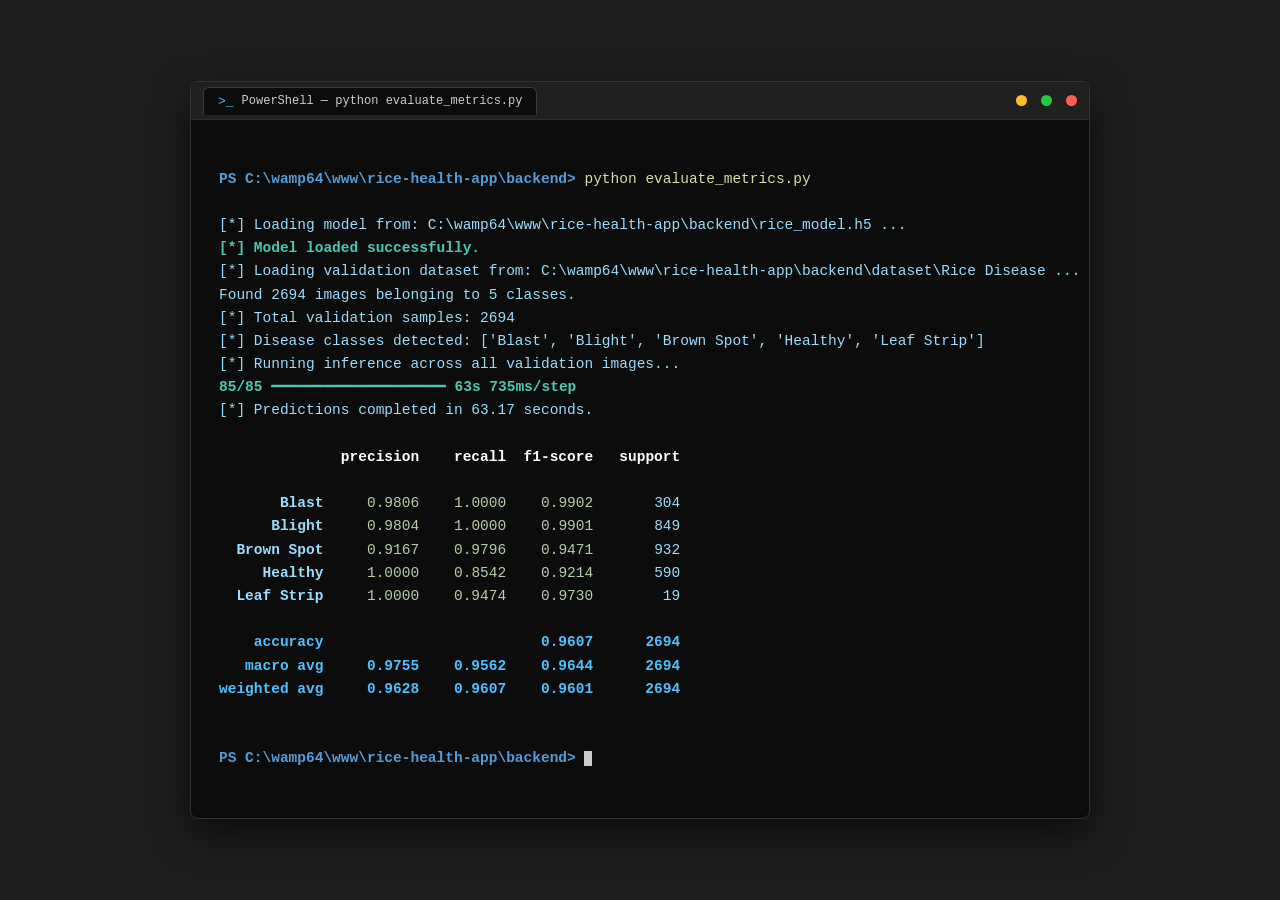
<file: backend/evaluation_report.html>
<!DOCTYPE html>
<html lang="en">
<head>
    <meta charset="UTF-8">
    <meta name="viewport" content="width=device-width, initial-scale=1.0">
    <title>Windows PowerShell - python evaluate_metrics.py</title>
    <style>
        * {
            margin: 0;
            padding: 0;
            box-sizing: border-box;
        }

        body {
            background-color: #1e1e1e;
            display: flex;
            justify-content: center;
            align-items: center;
            min-height: 100vh;
            padding: 30px 15px;
            font-family: 'Cascadia Code', 'Consolas', 'Courier New', monospace;
        }

        .terminal-window {
            width: 100%;
            max-width: 900px;
            background-color: #0c0c0c;
            border: 1px solid #333333;
            border-radius: 8px;
            box-shadow: 0 15px 40px rgba(0, 0, 0, 0.6);
            overflow: hidden;
        }

        /* Windows Terminal Title Bar */
        .title-bar {
            background: #202020;
            height: 38px;
            display: flex;
            align-items: center;
            justify-content: space-between;
            padding: 0 12px;
            border-bottom: 1px solid #2d2d2d;
            user-select: none;
        }

        .title-bar-left {
            display: flex;
            align-items: center;
            gap: 8px;
        }

        .terminal-tab {
            display: flex;
            align-items: center;
            gap: 8px;
            background: #0c0c0c;
            padding: 6px 14px;
            border-radius: 6px 6px 0 0;
            font-size: 12px;
            color: #cccccc;
            border-top: 1px solid #3c3c3c;
            border-left: 1px solid #3c3c3c;
            border-right: 1px solid #3c3c3c;
        }

        .terminal-icon {
            color: #4cc2ff;
            font-size: 13px;
        }

        .window-controls {
            display: flex;
            gap: 14px;
        }

        .control-btn {
            width: 11px;
            height: 11px;
            border-radius: 50%;
            display: inline-block;
        }

        .btn-min { background: #ffbd2e; }
        .btn-max { background: #27c93f; }
        .btn-close { background: #ff5f56; }

        /* Terminal Body */
        .terminal-body {
            padding: 24px 28px;
            color: #cccccc;
            font-size: 14.5px;
            line-height: 1.6;
            white-space: pre;
            overflow-x: auto;
        }

        .prompt {
            color: #569cd6;
            font-weight: 600;
        }

        .cmd {
            color: #dcdcaa;
        }

        .text-info {
            color: #9cdcfe;
        }

        .text-success {
            color: #4ec9b0;
            font-weight: 600;
        }

        .text-bold {
            color: #ffffff;
            font-weight: bold;
        }

        .class-name {
            color: #9cdcfe;
            font-weight: 600;
        }

        .metric-num {
            color: #b5cea8;
        }

        .summary-metric {
            color: #4fc1ff;
            font-weight: bold;
        }

        .cursor {
            display: inline-block;
            width: 8px;
            height: 15px;
            background-color: #cccccc;
            vertical-align: middle;
            animation: blink 1s infinite;
        }

        @keyframes blink {
            0%, 49% { opacity: 1; }
            50%, 100% { opacity: 0; }
        }
    </style>
</head>
<body>

    <div class="terminal-window">
        <!-- Title Bar -->
        <div class="title-bar">
            <div class="title-bar-left">
                <div class="terminal-tab">
                    <span class="terminal-icon">&gt;_</span>
                    <span>PowerShell — python evaluate_metrics.py</span>
                </div>
            </div>
            <div class="window-controls">
                <span class="control-btn btn-min"></span>
                <span class="control-btn btn-max"></span>
                <span class="control-btn btn-close"></span>
            </div>
        </div>

        <!-- Terminal Output -->
        <div class="terminal-body">
<span class="prompt">PS C:\wamp64\www\rice-health-app\backend&gt;</span> <span class="cmd">python evaluate_metrics.py</span>

<span class="text-info">[*] Loading model from: C:\wamp64\www\rice-health-app\backend\rice_model.h5 ...</span>
<span class="text-success">[*] Model loaded successfully.</span>
<span class="text-info">[*] Loading validation dataset from: C:\wamp64\www\rice-health-app\backend\dataset\Rice Disease ...</span>
<span class="text-info">Found 2694 images belonging to 5 classes.</span>
<span class="text-info">[*] Total validation samples: 2694</span>
<span class="text-info">[*] Disease classes detected: ['Blast', 'Blight', 'Brown Spot', 'Healthy', 'Leaf Strip']</span>
<span class="text-info">[*] Running inference across all validation images...</span>
<span class="text-success">85/85 ━━━━━━━━━━━━━━━━━━━━ 63s 735ms/step</span>
<span class="text-info">[*] Predictions completed in 63.17 seconds.</span>

              <span class="text-bold">precision    recall  f1-score   support</span>

       <span class="class-name">Blast</span>     <span class="metric-num">0.9806</span>    <span class="metric-num">1.0000</span>    <span class="metric-num">0.9902</span>       <span class="text-info">304</span>
      <span class="class-name">Blight</span>     <span class="metric-num">0.9804</span>    <span class="metric-num">1.0000</span>    <span class="metric-num">0.9901</span>       <span class="text-info">849</span>
  <span class="class-name">Brown Spot</span>     <span class="metric-num">0.9167</span>    <span class="metric-num">0.9796</span>    <span class="metric-num">0.9471</span>       <span class="text-info">932</span>
     <span class="class-name">Healthy</span>     <span class="metric-num">1.0000</span>    <span class="metric-num">0.8542</span>    <span class="metric-num">0.9214</span>       <span class="text-info">590</span>
  <span class="class-name">Leaf Strip</span>     <span class="metric-num">1.0000</span>    <span class="metric-num">0.9474</span>    <span class="metric-num">0.9730</span>        <span class="text-info">19</span>

    <span class="summary-metric">accuracy                         0.9607      2694</span>
   <span class="summary-metric">macro avg     0.9755    0.9562    0.9644      2694</span>
<span class="summary-metric">weighted avg     0.9628    0.9607    0.9601      2694</span>


<span class="prompt">PS C:\wamp64\www\rice-health-app\backend&gt;</span> <span class="cursor"></span>
        </div>
    </div>

</body>
</html>
</file>
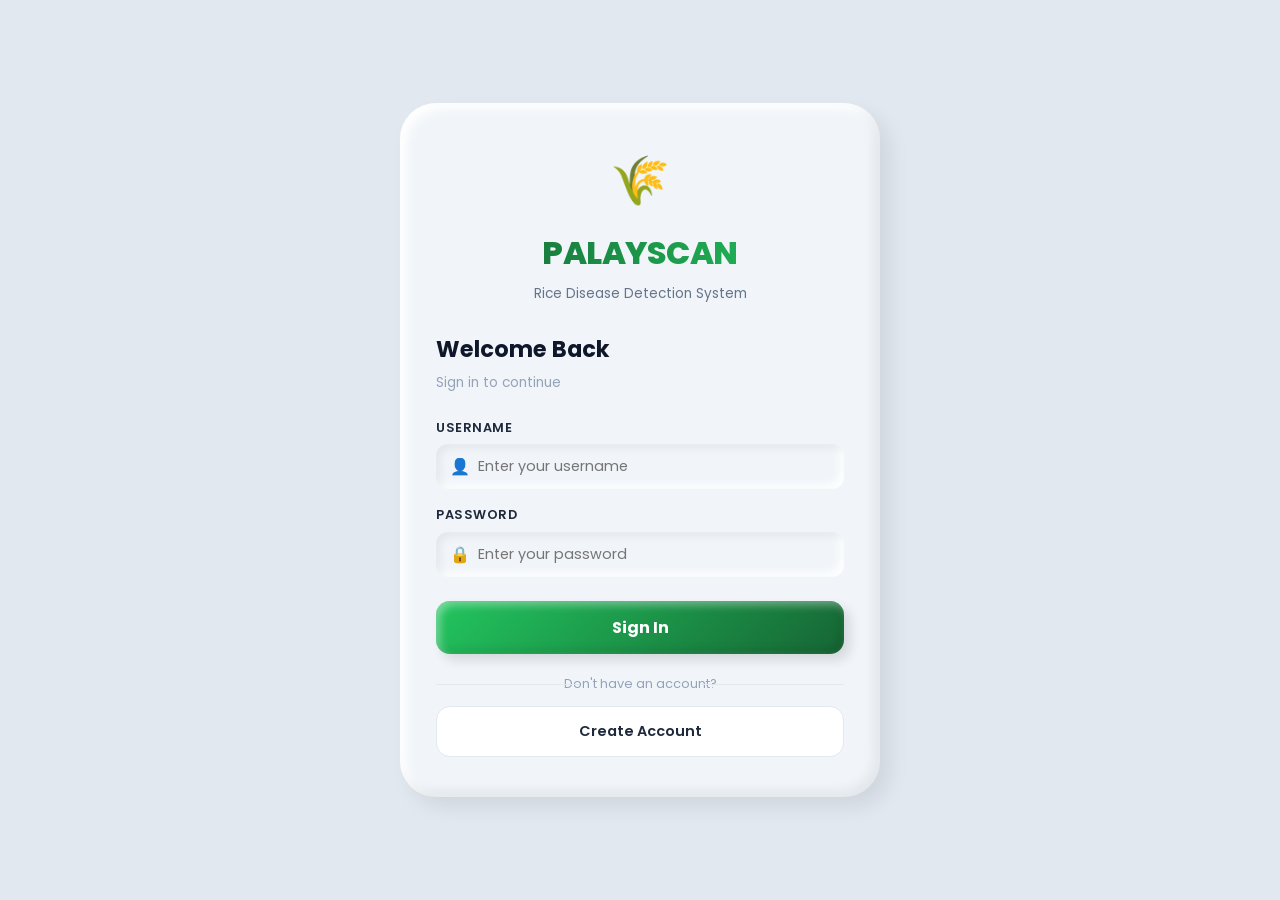
<file: frontend/disease-info.html>
<!DOCTYPE html> <!-- Standard HTML5 declaration -->
<html lang="en"> <!-- Language attribute | CHANGE: 'tl' for Tagalog -->
<head>
    <meta charset="UTF-8"> <!-- Character set -->
    <meta name="viewport" content="width=device-width, initial-scale=1.0"> <!-- Mobile responsiveness -->
    <title>PALAYSCAN | Rice Disease Information</title>
    <link rel="stylesheet" href="style.css"> <!-- Main CSS | CHANGE: Link to a specific theme file e.g. 'dark-theme.css' -->
    <link rel="preconnect" href="https://fonts.googleapis.com"> <!-- Font prep -->
    <link rel="preconnect" href="https://fonts.gstatic.com" crossorigin> <!-- Font prep -->
    <link href="https://fonts.googleapis.com/css2?family=Poppins:wght@300;400;500;600;700&display=swap" rel="stylesheet"> <!-- Font import | CHANGE: Use 'Outfit' for modern look -->
</head>
<body>
    <header>
        <div class="logo">
            <span class="logo-icon">🌾</span> <!-- Icon | CHANGE: Use 'Leaf' icon instead -->
            <h1>PALAYSCAN</h1>
        </div>
    </header>
    
    <main>
        <div class="disease-info-container">
            <div class="disease-header">
                <h2 id="diseaseName">Rice Disease Information</h2>
                <button class="back-btn" onclick="window.location.href='index.html'">← Back to Analyzer</button>
            </div>
            
            <div id="diseaseContent">
                <div style="text-align: center; padding: 60px;">
                    <div class="loading-spinner"></div>
                    <p>Loading disease information...</p>
                </div>
            </div>
    
            <div id="confirmSection" class="disease-details-confirm" style="display: none;">
                <h3>Is this what you see in your field?</h3>
                <p style="margin-bottom: 20px;">If this disease matches your observations, click the button below for treatment steps.</p>
                <button id="selectDiseaseBtn" class="upload-btn" style="margin-bottom: 40px;">Yes, This Matches My Condition</button>
                
                <!-- Hakbang sa Paggamot appears here upon click -->
                <div id="recommendedActions" style="display: none; text-align: left; margin-bottom: 40px;">
                    <div id="actionsList"></div>
                </div>
            </div>
            
            <!-- Side-by-side images -->
            <div class="comparison-grid" style="display: grid; grid-template-columns: 1fr 1fr; gap: 20px; align-items: stretch;">
                <div id="beforeImageContainer" style="text-align: center;"></div>
                <div id="harvestProjection" style="text-align: center;"></div>
            </div>
        </div>
    </main>

    <script src="api_config.js"></script>
    <script src="disease-info.js"></script> <!-- Page logic | CHANGE: Move to head with 'defer' if page is too large -->
</body>
</html>
</file>
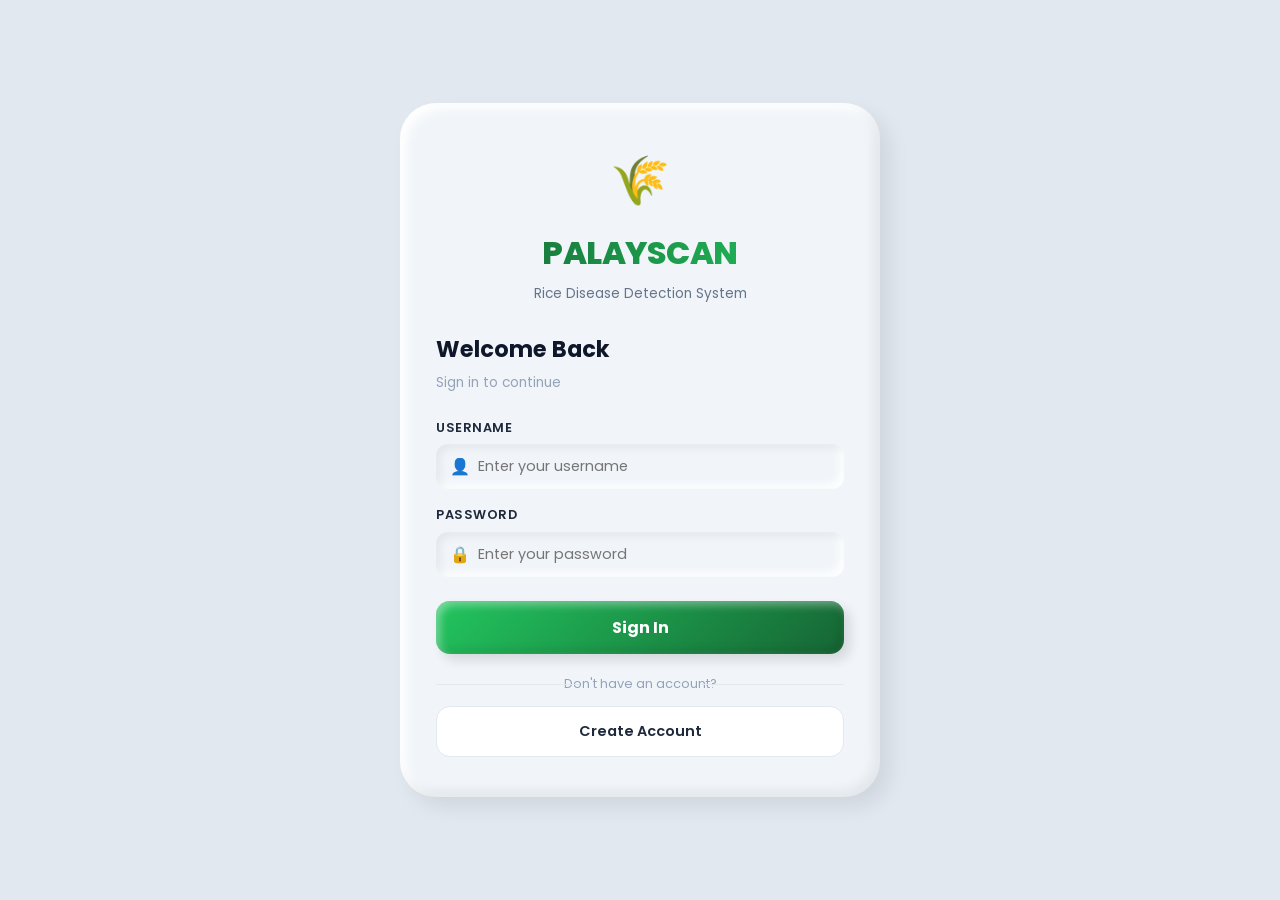
<file: frontend/login.html>
<!DOCTYPE html>
<html lang="en">
<head>
    <meta charset="UTF-8">
    <meta name="viewport" content="width=device-width, initial-scale=1.0">
    <title>PALAYSCAN | Login</title>
    <link rel="stylesheet" href="style.css?v=17">
    <link rel="preconnect" href="https://fonts.googleapis.com">
    <link rel="preconnect" href="https://fonts.gstatic.com" crossorigin>
    <link href="https://fonts.googleapis.com/css2?family=Poppins:wght@300;400;500;600;700&display=swap" rel="stylesheet">
</head>
<body class="auth-body">
    <div class="auth-wrapper">
        <div class="auth-card">
            <div class="auth-brand">
                <span class="auth-logo-icon">🌾</span>
                <h1 class="auth-title">PALAYSCAN</h1>
                <p class="auth-subtitle">Rice Disease Detection System</p>
            </div>

            <h2 class="auth-form-title">Welcome Back</h2>
            <p class="auth-form-sub">Sign in to continue</p>

            <div id="authError" class="auth-alert auth-alert-error" style="display:none;"></div>
            <div id="authSuccess" class="auth-alert auth-alert-success" style="display:none;"></div>

            <form id="loginForm" autocomplete="off">
                <div class="auth-field">
                    <label for="username">Username</label>
                    <div class="auth-input-wrap">
                        <span class="auth-input-icon">👤</span>
                        <input type="text" id="username" name="username" placeholder="Enter your username" required autocomplete="username">
                    </div>
                </div>
                <div class="auth-field">
                    <label for="password">Password</label>
                    <div class="auth-input-wrap">
                        <span class="auth-input-icon">🔒</span>
                        <input type="password" id="password" name="password" placeholder="Enter your password" required autocomplete="new-password">
                    </div>
                </div>
                <button type="submit" class="auth-submit-btn" id="loginBtn">
                    <span id="loginBtnText">Sign In</span>
                    <span id="loginSpinner" style="display:none;">⏳ Signing in...</span>
                </button>
            </form>

            <div class="auth-divider"><span>Don't have an account?</span></div>
            <a href="register.html" class="auth-secondary-btn">Create Account</a>
        </div>
    </div>
    <script src="api_config.js"></script>
    <script src="login.js"></script>
</body>
</html>
</file>
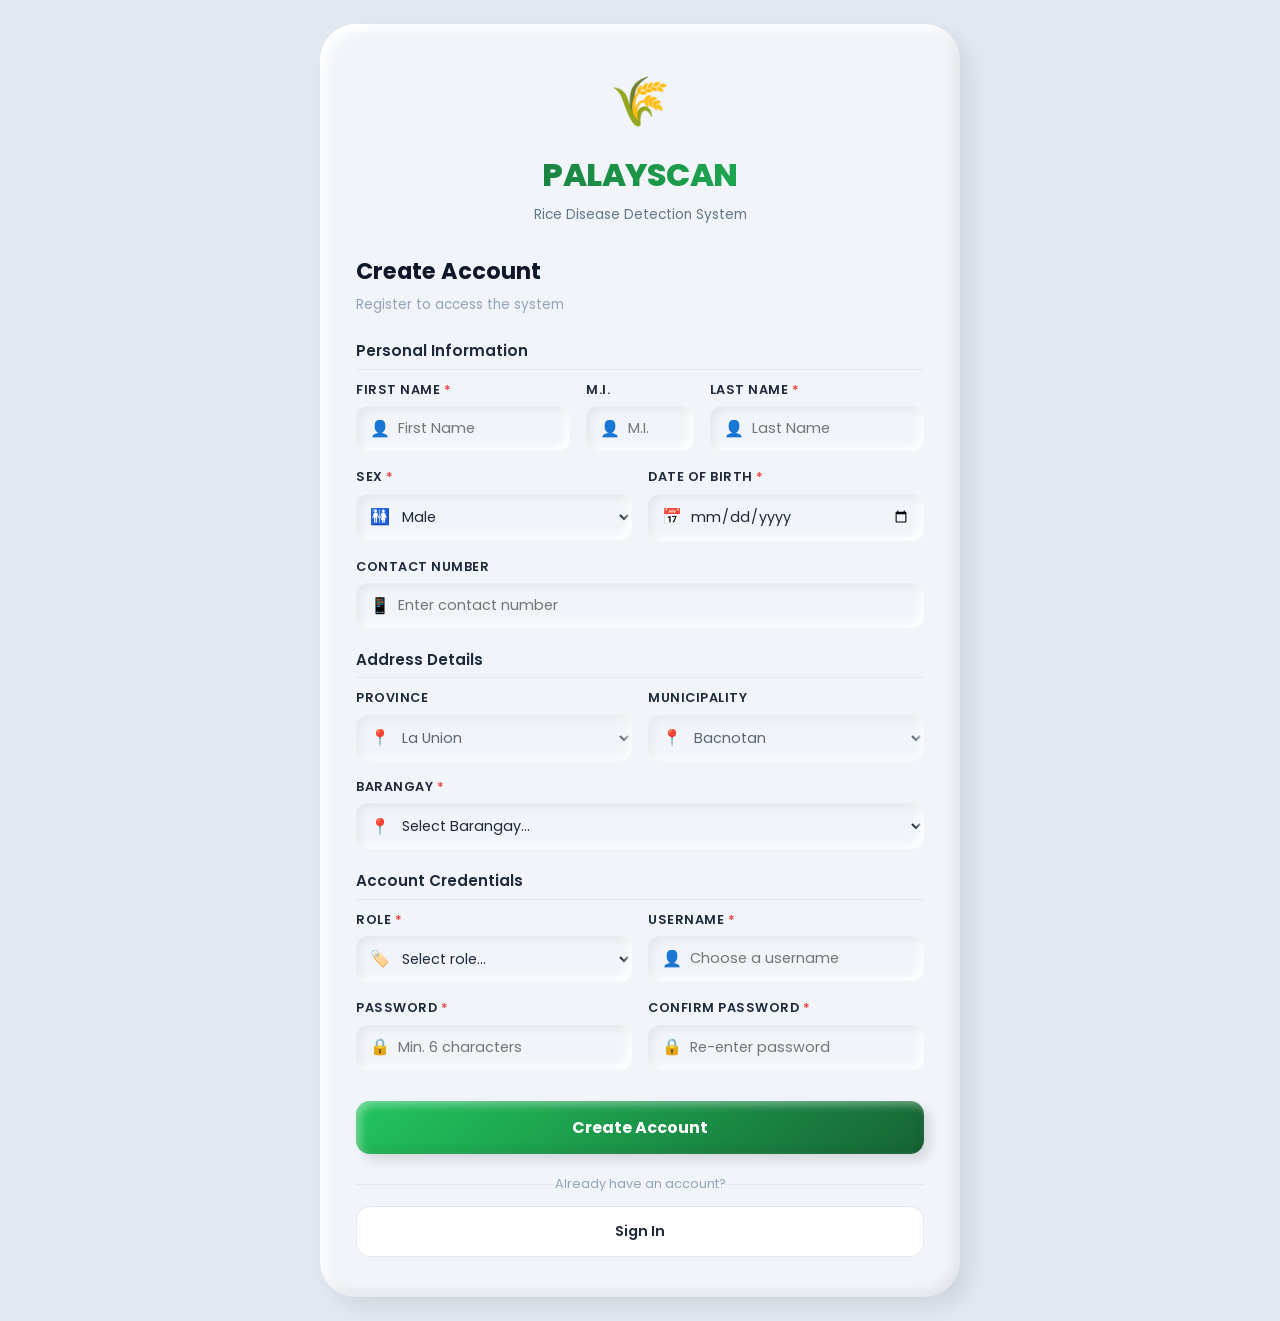
<file: frontend/register.html>
<!DOCTYPE html>
<html lang="en">
<head>
    <meta charset="UTF-8">
    <meta name="viewport" content="width=device-width, initial-scale=1.0">
    <title>PALAYSCAN | Create Account</title>
    <link rel="stylesheet" href="style.css?v=17">
    <link rel="preconnect" href="https://fonts.googleapis.com">
    <link rel="preconnect" href="https://fonts.gstatic.com" crossorigin>
    <link href="https://fonts.googleapis.com/css2?family=Poppins:wght@300;400;500;600;700&display=swap" rel="stylesheet">
</head>
<body class="auth-body">
    <div class="auth-wrapper auth-wide">
        <div class="auth-card auth-card-wide">
            <div class="auth-brand">
                <span class="auth-logo-icon">🌾</span>
                <h1 class="auth-title">PALAYSCAN</h1>
                <p class="auth-subtitle">Rice Disease Detection System</p>
            </div>

            <h2 class="auth-form-title">Create Account</h2>
            <p class="auth-form-sub">Register to access the system</p>

            <div id="authError" class="auth-alert auth-alert-error" style="display:none;"></div>
            <div id="authSuccess" class="auth-alert auth-alert-success" style="display:none;"></div>

            <form id="registerForm" autocomplete="on">
                <!-- Personal Information Section -->
                <h4 style="margin-top: 5px; margin-bottom: 10px; color: #1e293b; font-size: 0.95rem; font-weight: 600; border-bottom: 1px solid #e2e8f0; padding-bottom: 5px;">Personal Information</h4>
                
                <div class="auth-field-row">
                    <div class="auth-field">
                        <label for="first_name">First Name <span class="req">*</span></label>
                        <div class="auth-input-wrap">
                            <span class="auth-input-icon">👤</span>
                            <input type="text" id="first_name" placeholder="First Name" required>
                        </div>
                    </div>
                    <div class="auth-field" style="flex: 0.5;">
                        <label for="middle_initial">M.I.</label>
                        <div class="auth-input-wrap">
                            <span class="auth-input-icon">👤</span>
                            <input type="text" id="middle_initial" placeholder="M.I." maxlength="2">
                        </div>
                    </div>
                    <div class="auth-field">
                        <label for="last_name">Last Name <span class="req">*</span></label>
                        <div class="auth-input-wrap">
                            <span class="auth-input-icon">👤</span>
                            <input type="text" id="last_name" placeholder="Last Name" required>
                        </div>
                    </div>
                </div>

                <div class="auth-field-row">
                    <div class="auth-field">
                        <label for="sex">Sex <span class="req">*</span></label>
                        <div class="auth-input-wrap">
                            <span class="auth-input-icon">🚻</span>
                            <select id="sex" required>
                                <option value="Male">Male</option>
                                <option value="Female">Female</option>
                            </select>
                        </div>
                    </div>
                    <div class="auth-field">
                        <label for="dob">Date of Birth <span class="req">*</span></label>
                        <div class="auth-input-wrap">
                            <span class="auth-input-icon">📅</span>
                            <input type="date" id="dob" required>
                        </div>
                        <div id="calculatedAgeBadge" style="display:none; margin-top: 6px; font-size: 0.8rem; font-weight: 600; color: #166534; background: #dcfce7; border: 1px solid #bbf7d0; padding: 4px 10px; border-radius: 6px;"></div>
                    </div>
                </div>
                
                <div class="auth-field">
                    <label for="contact_number">Contact Number</label>
                    <div class="auth-input-wrap">
                        <span class="auth-input-icon">📱</span>
                        <input type="text" id="contact_number" placeholder="Enter contact number">
                    </div>
                </div>

                <!-- Address Information Section -->
                <h4 style="margin-top: 20px; margin-bottom: 10px; color: #1e293b; font-size: 0.95rem; font-weight: 600; border-bottom: 1px solid #e2e8f0; padding-bottom: 5px;">Address Details</h4>
                
                <div class="auth-field-row">
                    <div class="auth-field">
                        <label for="province">Province</label>
                        <div class="auth-input-wrap">
                            <span class="auth-input-icon">📍</span>
                            <select id="province" disabled>
                                <option value="La Union" selected>La Union</option>
                            </select>
                        </div>
                    </div>
                    <div class="auth-field">
                        <label for="municipality">Municipality</label>
                        <div class="auth-input-wrap">
                            <span class="auth-input-icon">📍</span>
                            <select id="municipality" disabled>
                                <option value="Bacnotan" selected>Bacnotan</option>
                            </select>
                        </div>
                    </div>
                </div>
                
                <div class="auth-field">
                    <label for="barangay">Barangay <span class="req">*</span></label>
                    <div class="auth-input-wrap">
                        <span class="auth-input-icon">📍</span>
                        <select id="barangay" required>
                            <option value="">Select Barangay...</option>
                            <option value="Agtipal">Agtipal</option>
                            <option value="Arosip">Arosip</option>
                            <option value="Bacqui">Bacqui</option>
                            <option value="Bacsil">Bacsil</option>
                            <option value="Bagutot">Bagutot</option>
                            <option value="Ballogo">Ballogo</option>
                            <option value="Baroro">Baroro</option>
                            <option value="Bitalag">Bitalag</option>
                            <option value="Bulala">Bulala</option>
                            <option value="Burayoc">Burayoc</option>
                            <option value="Bussaoit">Bussaoit</option>
                            <option value="Cabaroan">Cabaroan</option>
                            <option value="Cabarsican">Cabarsican</option>
                            <option value="Cabugao">Cabugao</option>
                            <option value="Calautit">Calautit</option>
                            <option value="Carcarmay">Carcarmay</option>
                            <option value="Casiaman">Casiaman</option>
                            <option value="Galongen">Galongen</option>
                            <option value="Guinabang">Guinabang</option>
                            <option value="Legleg">Legleg</option>
                            <option value="Lisqueb">Lisqueb</option>
                            <option value="Mabanengbeng 1st">Mabanengbeng 1st</option>
                            <option value="Mabanengbeng 2nd">Mabanengbeng 2nd</option>
                            <option value="Maragayap">Maragayap</option>
                            <option value="Nagatiran">Nagatiran</option>
                            <option value="Nagsaraboan">Nagsaraboan</option>
                            <option value="Nagsimbaanan">Nagsimbaanan</option>
                            <option value="Nangalisan">Nangalisan</option>
                            <option value="Narra">Narra</option>
                            <option value="Ortega">Ortega</option>
                            <option value="Oya-oy">Oya-oy</option>
                            <option value="Paagan">Paagan</option>
                            <option value="Pandan">Pandan</option>
                            <option value="Pang-pang">Pang-pang</option>
                            <option value="Poblacion">Poblacion</option>
                            <option value="Quirino">Quirino</option>
                            <option value="Raois">Raois</option>
                            <option value="Salincob">Salincob</option>
                            <option value="San Martin">San Martin</option>
                            <option value="Santa Cruz">Santa Cruz</option>
                            <option value="Santa Rita">Santa Rita</option>
                            <option value="Sapilang">Sapilang</option>
                            <option value="Sayoan">Sayoan</option>
                            <option value="Sipulo">Sipulo</option>
                            <option value="Tammocalao">Tammocalao</option>
                            <option value="Ubbog">Ubbog</option>
                            <option value="Zaragosa">Zaragosa</option>
                        </select>
                    </div>
                </div>

                <!-- Account Information Section -->
                <h4 style="margin-top: 20px; margin-bottom: 10px; color: #1e293b; font-size: 0.95rem; font-weight: 600; border-bottom: 1px solid #e2e8f0; padding-bottom: 5px;">Account Credentials</h4>
                
                <div class="auth-field-row">
                    <div class="auth-field">
                        <label for="role">Role <span class="req">*</span></label>
                        <div class="auth-input-wrap">
                            <span class="auth-input-icon">🏷️</span>
                            <select id="role" required>
                                <option value="">Select role...</option>
                                <option value="farmer">Farmer</option>
                                <option value="staff">MAO Staff</option>
                            </select>
                        </div>
                    </div>
                    <div class="auth-field">
                        <label for="username">Username <span class="req">*</span></label>
                        <div class="auth-input-wrap">
                            <span class="auth-input-icon">👤</span>
                            <input type="text" id="username" placeholder="Choose a username" required autocomplete="username" pattern="^[a-zA-Z0-9_\-]+$" minlength="3" maxlength="30">
                        </div>
                    </div>
                </div>

                <div class="auth-field-row">
                    <div class="auth-field">
                        <label for="password">Password <span class="req">*</span></label>
                        <div class="auth-input-wrap">
                            <span class="auth-input-icon">🔒</span>
                            <input type="password" id="password" placeholder="Min. 6 characters" required autocomplete="new-password">
                        </div>
                    </div>
                    <div class="auth-field">
                        <label for="confirm_password">Confirm Password <span class="req">*</span></label>
                        <div class="auth-input-wrap">
                            <span class="auth-input-icon">🔒</span>
                            <input type="password" id="confirm_password" placeholder="Re-enter password" required autocomplete="new-password">
                        </div>
                    </div>
                </div>

                <button type="submit" class="auth-submit-btn" id="registerBtn" style="margin-top: 15px;">
                    <span id="registerBtnText">Create Account</span>
                    <span id="registerSpinner" style="display:none;">⏳ Creating account...</span>
                </button>
            </form>

            <div class="auth-divider"><span>Already have an account?</span></div>
            <a href="login.html" class="auth-secondary-btn">Sign In</a>
        </div>

    </div>
    <script src="api_config.js"></script>
    <script src="register.js"></script>
</body>
</html>
</file>
<file: frontend/style.css>
:root {
    /* Rice Palette - Premium Edition */
    /* CHANGE: Modify these colors to change the entire app's theme */
    --primary: #22c55e;
    /* Main green color (Success/Health) */
    --primary-dark: #166534;
    /* Dark green for headers/text */
    --primary-light: #dcfce7;
    /* Light green for backgrounds/badges */
    --accent: #facc15;
    /* Yellow for alerts/highlights */
    --danger: #ef4444;
    /* Red for diseases/errors */
    --slate-50: #f8fafc;
    /* Neutral off-white */
    --slate-100: #f1f5f9;
    /* Neutral light gray */
    --slate-800: #1e293b;
    /* Dark gray text */
    --slate-900: #0f172a;
    /* Deep black text */

    /* Claymorphism settings */
    --clay-surface: #f1f5f9;
    --clay-radius: 36px;
    --clay-shadow:
        10px 10px 20px rgba(0, 0, 0, 0.08),
        inset -6px -6px 12px rgba(0, 0, 0, 0.06),
        inset 6px 6px 12px rgba(255, 255, 255, 1);
    --clay-btn-shadow:
        6px 6px 12px rgba(0, 0, 0, 0.12),
        inset -4px -4px 8px rgba(0, 0, 0, 0.1),
        inset 4px 4px 8px rgba(255, 255, 255, 0.4);
    --clay-input-shadow:
        inset 4px 4px 8px rgba(0, 0, 0, 0.06),
        inset -4px -4px 8px rgba(255, 255, 255, 1);

    /* UI Tokens */
    --border-radius: 36px;
    /* Roundness of boxes | CHANGE: 0px for sharp corners */
    --transition: all 0.4s cubic-bezier(0.4, 0, 0.2, 1);
    /* Animation speed */
}

/* Global Reset */
* {
    margin: 0;
    padding: 0;
    box-sizing: border-box;
    -webkit-tap-highlight-color: transparent;
}

body {
    font-family: 'Poppins', sans-serif;
    /* CHANGE: Add secondary font like 'Inter' */
    color: var(--slate-800);
    /* Clay Background */
    background: #e2e8f0;
    min-height: 100vh;
    line-height: 1.6;
}

.admin-layout {
    overflow-x: hidden;
}

/* Animation for the body background */
@keyframes gradientBG {
    0% {
        background-position: 0% 50%;
    }

    50% {
        background-position: 100% 50%;
    }

    100% {
        background-position: 0% 50%;
    }
}

header {
    background: var(--clay-surface);
    padding: 20px 40px;
    position: sticky;
    /* Keeps header at top during scroll */
    top: 0;
    z-index: 1000;
    box-shadow: 0 4px 12px rgba(0, 0, 0, 0.05);
    display: flex;
    justify-content: center;
}

.header-container {
    display: flex;
    justify-content: space-between;
    align-items: center;
    width: 100%;
    max-width: 1400px;
}

.header-actions {
    display: flex;
    gap: 12px;
    align-items: center;
    flex-wrap: wrap;
    justify-content: center;
}

.logo {
    display: flex;
    align-items: center;
    gap: 12px;
}

.logo-icon {
    font-size: 36px;
    filter: drop-shadow(0 2px 4px rgba(0, 0, 0, 0.1));
    animation: float 3s ease-in-out infinite;
    /* Bouncing effect */
}

@keyframes float {

    0%,
    100% {
        transform: translateY(0);
    }

    50% {
        transform: translateY(-5px);
    }
}

h1 {
    font-size: 28px;
    font-weight: 700;
    /* Gradient text effect */
    background: linear-gradient(to right, var(--primary-dark), var(--primary));
    -webkit-background-clip: text;
    background-clip: text;
    -webkit-text-fill-color: transparent;
    letter-spacing: -0.5px;
}

main {
    max-width: 1400px;
    /* Content width limit */
    margin: 40px auto;
    padding: 0 24px;
}

/* Card Styling */
.upload-container {
    background: var(--clay-surface);
    border-radius: var(--clay-radius);
    padding: 40px;
    box-shadow: var(--clay-shadow);
    margin-bottom: 40px;
    transition: var(--transition);
    border: none;
}

.upload-area {
    display: flex;
    flex-direction: column;
    align-items: center;
    justify-content: center;
    text-align: center;
    padding: 40px 20px;
    border: 2px dashed #cbd5e1;
    /* Dashed line for drag/drop feel */
    border-radius: 16px;
    background: rgba(255, 255, 255, 0.4);
    transition: var(--transition);
    cursor: pointer;
}

.upload-area:hover {
    border-color: var(--primary);
    background: rgba(34, 197, 94, 0.05);
    transform: scale(1.01);
}

/* Weather Selection Styling */
.weather-selection {
    margin: 40px 0;
    padding: 32px;
    background: var(--clay-surface);
    border-radius: var(--clay-radius);
    box-shadow: var(--clay-input-shadow);
    border: none;
    text-align: center;
}

.weather-selection h3 {
    font-size: 1.2rem;
    margin-bottom: 8px;
    color: var(--primary-dark);
}

.weather-selection p {
    font-size: 0.9rem;
    margin-bottom: 24px;
    opacity: 0.8;
}

.weather-options {
    display: flex;
    gap: 16px;
    justify-content: center;
}

.weather-options label {
    flex: 1;
    max-width: 250px;
    display: flex;
    align-items: center;
    justify-content: center;
    gap: 12px;
    padding: 18px;
    border-radius: 16px;
    background: white;
    border: 2px solid transparent;
    cursor: pointer;
    transition: var(--transition);
    font-weight: 600;
    box-shadow: 0 4px 6px rgba(0, 0, 0, 0.02);
}

.weather-options label:hover {
    transform: translateY(-2px);
    box-shadow: 0 8px 12px rgba(0, 0, 0, 0.05);
}

/* Selected state for weather radio buttons */
.weather-options label:has(input:checked) {
    border-color: var(--primary);
    background: var(--primary-light);
    color: var(--primary-dark);
    box-shadow: 0 4px 12px rgba(34, 197, 94, 0.15);
}

.weather-options input[type="radio"] {
    display: none;
    /* Hide the actual circle */
}

/* Button UI */
.upload-btn,
.analyze-btn,
.secondary-btn {
    display: inline-flex;
    align-items: center;
    justify-content: center;
    height: 56px;
    padding: 0 40px;
    border-radius: 50px;
    /* Pill shape */
    font-weight: 600;
    cursor: pointer;
    transition: var(--transition);
    border: none;
}

.upload-btn {
    background: linear-gradient(135deg, var(--primary), var(--primary-dark));
    color: white;
    box-shadow: 0 10px 15px -3px rgba(34, 197, 94, 0.3);
    margin-top: 24px;
}

.preview-actions {
    display: flex;
    justify-content: center;
    gap: 16px;
    margin-top: 32px;
    padding-top: 24px;
    border-top: 1px solid rgba(0, 0, 0, 0.05);
}

.secondary-btn {
    background: white;
    color: var(--slate-800);
    border: 1px solid var(--slate-100);
}

.secondary-btn:hover {
    background: var(--slate-50);
}

.analyze-btn {
    background: var(--slate-900);
    color: white;
    min-width: 280px;
    font-size: 1.1rem;
    letter-spacing: 0.5px;
    box-shadow: 0 10px 20px -5px rgba(15, 23, 42, 0.3);
}

.analyze-btn:hover {
    background: #000;
    transform: translateY(-2px) scale(1.02);
}

.results-container {
    background: var(--clay-surface);
    border-radius: var(--clay-radius);
    padding: 40px;
    box-shadow: var(--clay-shadow);
    border: none;
    margin-bottom: 60px;
    animation: slideUp 0.6s ease-out;
}

@keyframes slideUp {
    from {
        opacity: 0;
        transform: translateY(30px);
    }

    to {
        opacity: 1;
        transform: translateY(0);
    }
}

.results-container h3 {
    text-align: center;
    font-size: 2.2rem;
    /* Increased from 1.8rem */
    margin-bottom: 40px;
    font-weight: 800;
    background: linear-gradient(to right, var(--primary-dark), var(--primary));
    -webkit-background-clip: text;
    background-clip: text;
    -webkit-text-fill-color: transparent;
}

.results-container {
    max-width: 1000px;
    margin: 0 auto 40px auto;
    background: var(--clay-surface);
    border-radius: var(--clay-radius);
    padding: 40px;
    box-shadow: var(--clay-shadow);
    text-align: center;
}

.score-container {
    display: flex;
    flex-direction: column;
    align-items: center;
    margin-bottom: 50px;
}

/* Circle health score */
.score-circle {
    width: 220px;
    height: 220px;
    border-radius: 50%;
    display: flex;
    flex-direction: column;
    justify-content: center;
    align-items: center;
    background: var(--clay-surface);
    box-shadow: var(--clay-shadow);
    position: relative;
    margin-bottom: 24px;
}

.analysis-message {
    text-align: center;
    font-size: 1.2rem;
    font-weight: 600;
    color: var(--primary-dark);
    max-width: 600px;
    line-height: 1.4;
}

/* Dynamic conic gradient for score percentage */
.score-circle::before {
    content: '';
    position: absolute;
    inset: -12px;
    border-radius: 50%;
    background: conic-gradient(var(--score-color, var(--primary)) calc(var(--score-percent) * 1%), #f1f5f9 0);
    z-index: -1;
}

.score-value {
    font-size: 38px;
    font-weight: 900;
    color: #000;
    text-align: center;
    line-height: 1.1;
    letter-spacing: -0.5px;
}

.score-label {
    font-size: 13px;
    color: var(--slate-800);
    opacity: 0.7;
    text-transform: uppercase;
    letter-spacing: 1px;
}

/* Percentage Breakdown Card below circle */
.percentage-breakdown-card {
    margin-top: 14px;
    width: 100%;
    max-width: 350px;
    background: #ffffff;
    border-radius: 14px;
    padding: 14px 20px;
    box-shadow: 0 4px 18px rgba(0, 0, 0, 0.06);
    border: 1px solid #e2e8f0;
    display: flex;
    flex-direction: column;
    gap: 10px;
}

.breakdown-row {
    display: flex;
    justify-content: space-between;
    align-items: center;
    font-size: 0.95rem;
    font-weight: 700;
    color: #1e293b;
}

.breakdown-label {
    display: flex;
    align-items: center;
    gap: 10px;
    color: #334155;
    font-size: 0.95rem;
}

.breakdown-divider {
    height: 1px;
    background: #f1f5f9;
    width: 100%;
}

.breakdown-val {
    font-weight: 900;
    font-size: 1.15rem;
    letter-spacing: -0.3px;
}

.breakdown-val.val-healthy,
.breakdown-val.val-low {
    color: #16a34a;
}

.breakdown-val.val-moderate {
    color: #d97706;
}

.breakdown-val.val-high {
    color: #dc2626;
}

.status-dot {
    width: 10px;
    height: 10px;
    border-radius: 50%;
    display: inline-block;
    flex-shrink: 0;
}

.status-dot.green,
.status-dot.low {
    background: #22c55e;
    box-shadow: 0 0 8px rgba(34, 197, 94, 0.4);
}

.status-dot.moderate {
    background: #f59e0b;
    box-shadow: 0 0 8px rgba(245, 158, 11, 0.4);
}

.status-dot.high {
    background: #ef4444;
    box-shadow: 0 0 8px rgba(239, 68, 68, 0.4);
}

.highlighted-image-container {
    margin: 50px 0;
    text-align: center;
}

.highlighted-image-container h4 {
    font-size: 1.6rem;
    /* Increased from 1.4rem */
    font-weight: 700;
    color: #000;
    margin-bottom: 12px;
}

/* Visual Match Cards */
.visual-matches {
    margin-top: 40px;
}

.visual-matches h4 {
    margin-bottom: 20px;
}

.visual-matches ul {
    list-style: none;
    display: grid;
    gap: 16px;
}

.visual-matches li {
    background: var(--clay-surface);
    padding: 20px;
    border-radius: 20px;
    display: flex;
    align-items: center;
    justify-content: space-between;
    box-shadow: var(--clay-shadow);
    border: none;
    transition: var(--transition);
}

.visual-matches li:hover {
    transform: translateY(-2px);
}

.match-info {
    flex: 1;
}

.match-info span:first-child {
    font-weight: 800;
    font-size: 1.3rem;
    /* Increased from 1.1rem */
    color: #000;
    display: block;
    margin-bottom: 8px;
}

.similarity-score {
    width: 100%;
    max-width: 300px;
}

.similarity-bar-bg {
    height: 8px;
    background: var(--slate-100);
    border-radius: 10px;
    overflow: hidden;
    margin-bottom: 4px;
}

.similarity-bar {
    height: 100%;
    background: var(--primary);
    border-radius: 10px;
}

.info-btn {
    background: var(--clay-surface);
    color: var(--primary-dark);
    border: none;
    padding: 10px 20px;
    border-radius: 50px;
    font-weight: 600;
    cursor: pointer;
    transition: var(--transition);
    margin-left: 20px;
    box-shadow: var(--clay-btn-shadow);
}

.info-btn:hover {
    transform: translateY(-2px);
    color: var(--primary);
}

/* --- PRIMARY DIAGNOSIS & CANOPY BREAKDOWN --- */
.health-breakdown-card {
    display: flex;
    flex-direction: column;
    align-items: center;
    margin-bottom: 30px;
}

.health-metrics-badge {
    display: flex;
    gap: 12px;
    flex-wrap: wrap;
    justify-content: center;
    margin-top: 14px;
}

.metric-pill {
    display: inline-flex;
    align-items: center;
    gap: 8px;
    padding: 8px 18px;
    border-radius: 50px;
    font-size: 0.9rem;
    font-weight: 600;
    box-shadow: 0 2px 5px rgba(0,0,0,0.05);
}

.metric-pill .dot {
    width: 9px;
    height: 9px;
    border-radius: 50%;
}

.metric-pill.green-pill {
    background: #e8f5e9;
    color: #2e7d32;
    border: 1px solid #c8e6c9;
}
.metric-pill.green-pill .dot {
    background: #2e7d32;
}

.metric-pill.red-pill {
    background: #ffebee;
    color: #c62828;
    border: 1px solid #ffcdd2;
}
.metric-pill.red-pill .dot {
    background: #c62828;
}

/* Primary Diagnosis Banner */
.primary-diagnosis-card {
    background: var(--clay-surface);
    border-radius: 20px;
    padding: 26px 30px;
    box-shadow: var(--clay-shadow);
    margin: 24px 0 35px 0;
    border-left: 6px solid var(--primary);
    text-align: left;
    transition: var(--transition);
}

.primary-diagnosis-card.unhealthy {
    border-left-color: #ef4444;
}

.diag-card-header {
    display: flex;
    justify-content: space-between;
    align-items: center;
    flex-wrap: wrap;
    gap: 16px;
    margin-bottom: 16px;
}

.diag-header-info {
    display: flex;
    align-items: center;
    gap: 16px;
    text-align: left;
}

.diag-icon-badge {
    width: 52px;
    height: 52px;
    display: flex;
    align-items: center;
    justify-content: center;
    font-size: 2.1rem;
    background: rgba(0, 0, 0, 0.04);
    border-radius: 14px;
    flex-shrink: 0;
}

.diag-title-wrap {
    display: flex;
    flex-direction: column;
    align-items: flex-start;
    text-align: left;
}

.diag-tag {
    font-size: 0.8rem;
    font-weight: 700;
    color: #64748b;
    text-transform: uppercase;
    letter-spacing: 0.5px;
}

.diag-title {
    margin: 2px 0 0 0;
    font-size: 1.85rem;
    font-weight: 800;
    color: #0f172a;
    line-height: 1.2;
}

.primary-diagnosis-card.healthy .diag-title {
    color: #15803d;
}

.primary-diagnosis-card.unhealthy .diag-title {
    color: #15803d; /* Keep disease title prominent and readable */
}

.diag-title-tl {
    font-size: 0.95rem;
    color: #64748b;
    font-weight: 500;
    margin-top: 2px;
}

.diag-header-action {
    display: flex;
    align-items: center;
}

.diag-explanation {
    text-align: left;
    margin-top: 14px;
    padding-top: 14px;
    border-top: 1px solid rgba(0, 0, 0, 0.06);
}

.diag-badge.severity-mild {
    background: #fef3c7;
    color: #b45309;
    border: 1px solid #fde68a;
}
.diag-badge.severity-moderate {
    background: #ffedd5;
    color: #c2410c;
    border: 1px solid #fed7aa;
}
.diag-badge.severity-severe {
    background: #fee2e2;
    color: #b91c1c;
    border: 1px solid #fecaca;
}
.diag-badge.severity-healthy {
    background: #dcfce7;
    color: #15803d;
    border: 1px solid #bbf7d0;
}

.diag-why-box {
    background: rgba(255, 255, 255, 0.7);
    border-radius: 12px;
    padding: 14px 18px;
    margin: 14px 0;
    border: 1px solid rgba(0, 0, 0, 0.05);
    line-height: 1.5;
    color: #334155;
    font-size: 0.95rem;
}

.diag-why-box strong {
    color: #0f172a;
}

.diag-card-footer {
    display: flex;
    justify-content: flex-end;
    gap: 12px;
    margin-top: 14px;
}

/* Secondary Differential Details */
.secondary-differential-box {
    background: #f8fafc;
    border: 1px dashed #cbd5e1;
    border-radius: 12px;
    padding: 12px 18px;
    margin-top: 18px;
    font-size: 0.9rem;
    color: #475569;
}

.secondary-differential-box summary {
    cursor: pointer;
    font-weight: 600;
    color: #1e293b;
    outline: none;
}

.secondary-differential-box ul {
    margin-top: 10px;
    padding-left: 20px;
}

/* --- INTERACTIVE SCANNED IMAGE & LESION INSPECTION --- */
.diag-header-row {
    display: flex;
    justify-content: space-between;
    align-items: center;
    flex-wrap: wrap;
    gap: 16px;
    margin-bottom: 16px;
    text-align: left;
}

.diag-subtitle {
    font-size: 0.92rem;
    color: #64748b;
    margin: 4px 0 0 0;
}

.diag-pin-indicators {
    display: flex;
    align-items: center;
    flex-wrap: wrap;
    gap: 8px;
    margin-top: 10px;
}

.pin-indicator-title {
    font-size: 0.76rem;
    font-weight: 700;
    color: #475569;
    text-transform: uppercase;
    letter-spacing: 0.4px;
}

.pin-indicator-tag {
    display: inline-flex;
    align-items: center;
    gap: 6px;
    padding: 4px 10px;
    border-radius: 20px;
    font-size: 0.8rem;
    background: #f1f5f9;
    border: 1px solid #cbd5e1;
    color: #1e293b;
    box-shadow: 0 1px 3px rgba(0, 0, 0, 0.04);
}

.pin-indicator-tag.primary {
    background: #eff6ff;
    border-color: #bfdbfe;
    color: #1e40af;
}

.pin-indicator-tag.secondary {
    background: #fefce8;
    border-color: #fde047;
    color: #854d0e;
}

.ind-dot {
    width: 10px;
    height: 10px;
    border-radius: 50%;
    display: inline-block;
    box-shadow: 0 0 4px rgba(0, 0, 0, 0.25);
    border: 1.5px solid #ffffff;
    flex-shrink: 0;
}

.ind-prob {
    font-size: 0.74rem;
    opacity: 0.85;
    font-weight: 600;
}

.image-toggle-controls {
    display: inline-flex;
    background: #e2e8f0;
    padding: 4px;
    border-radius: 50px;
    gap: 4px;
}

.layer-toggle-btn {
    border: none;
    background: transparent;
    padding: 8px 16px;
    border-radius: 50px;
    font-size: 0.85rem;
    font-weight: 600;
    cursor: pointer;
    color: #475569;
    transition: all 0.2s ease;
}

.layer-toggle-btn.active {
    background: #ffffff;
    color: #0f172a;
    box-shadow: 0 2px 6px rgba(0,0,0,0.1);
}

.interactive-scan-wrapper {
    position: relative;
    display: inline-block;
    max-width: 100%;
    margin: 0 auto;
    border-radius: 16px;
    overflow: hidden;
    box-shadow: 0 10px 25px -5px rgba(0, 0, 0, 0.15);
    background: transparent;
    line-height: normal;
}

.interactive-scan-wrapper img.highlight-img {
    display: block;
    max-width: 100%;
    max-height: 520px;
    width: auto;
    height: auto;
    margin: 0 auto;
    border-radius: 16px;
    transition: opacity 0.3s ease;
    user-select: none;
}

.hotspots-layer {
    position: absolute;
    inset: 0;
    pointer-events: auto;
}

/* Number-Free Teardrop Lesion Hotspot Pins Directly on Red Mask */
.lesion-hotspot-pin {
    position: absolute;
    transform: translate(-50%, -100%);
    width: 28px;
    height: 36px;
    cursor: pointer;
    z-index: 30;
    display: flex;
    flex-direction: column;
    align-items: center;
    justify-content: flex-start;
    transition: transform 0.22s cubic-bezier(0.175, 0.885, 0.32, 1.275), filter 0.2s ease;
    pointer-events: auto;
    touch-action: manipulation;
    user-select: none;
}

.lesion-hotspot-pin:hover,
.lesion-hotspot-pin.active {
    transform: translate(-50%, -108%) scale(1.25);
    z-index: 45;
    filter: drop-shadow(0 6px 12px rgba(0, 0, 0, 0.5));
}

.pin-marker-graphic {
    display: block;
    width: 28px;
    height: 36px;
    filter: drop-shadow(0 3px 6px rgba(0, 0, 0, 0.38));
}

.pin-svg {
    display: block;
    width: 100%;
    height: 100%;
    overflow: visible;
}

.pin-pulse-ring {
    position: absolute;
    left: 50%;
    top: 100%;
    transform: translate(-50%, -50%);
    width: 22px;
    height: 22px;
    border: 2px solid #ef4444;
    background: rgba(239, 68, 68, 0.35);
    border-radius: 50%;
    animation: lesionPulse 2s infinite cubic-bezier(0.4, 0, 0.6, 1);
    pointer-events: none;
}

.pin-target-dot {
    position: absolute;
    left: 50%;
    top: 100%;
    transform: translate(-50%, -50%);
    width: 6px;
    height: 6px;
    background: #ffffff;
    border: 1.5px solid #ef4444;
    border-radius: 50%;
    box-shadow: 0 0 8px rgba(255, 0, 0, 0.95);
    pointer-events: none;
}

@keyframes lesionPulse {
    0%, 100% {
        transform: translate(-50%, -50%) scale(0.9);
        opacity: 0.95;
    }
    50% {
        transform: translate(-50%, -50%) scale(1.6);
        opacity: 0.2;
    }
}

/* Diagnostic Disease Reference Strip (Lesion Color Swatch & Comparison Photo) */
.diag-reference-strip {
    display: flex;
    align-items: center;
    justify-content: center;
    flex-wrap: wrap;
    gap: 12px;
    margin-top: 14px;
    padding: 12px 16px;
    background: #ffffff;
    border: 1px solid #e2e8f0;
    border-radius: 14px;
    box-shadow: 0 4px 12px rgba(0, 0, 0, 0.05);
    text-align: left;
}

.ref-strip-item {
    display: flex;
    align-items: center;
    gap: 12px;
    padding: 8px 14px;
    background: #f8fafc;
    border: 1px solid #e2e8f0;
    border-radius: 10px;
    flex: 1 1 230px;
    max-width: 420px;
}

.ref-strip-swatch {
    width: 26px;
    height: 26px;
    border-radius: 50%;
    border: 2px solid #ffffff;
    box-shadow: 0 0 6px rgba(0, 0, 0, 0.25);
    flex-shrink: 0;
}

.ref-strip-text {
    display: flex;
    flex-direction: column;
}

.ref-strip-label {
    font-size: 0.72rem;
    color: #64748b;
    text-transform: uppercase;
    font-weight: 600;
    letter-spacing: 0.4px;
}

.ref-strip-val {
    font-size: 0.88rem;
    color: #0f172a;
    font-weight: 700;
}

/* Floating Disease Inspection Popover (Clean, Legible, No Reference Image) */
.lesion-popover {
    position: absolute;
    z-index: 60;
    background: rgba(15, 23, 42, 0.96);
    backdrop-filter: blur(14px);
    -webkit-backdrop-filter: blur(14px);
    color: #ffffff;
    border-radius: 14px;
    padding: 16px 18px;
    width: 290px;
    max-width: calc(100% - 24px);
    max-height: calc(100% - 24px);
    overflow-y: auto;
    -webkit-overflow-scrolling: touch;
    overscroll-behavior: contain;
    box-sizing: border-box;
    line-height: 1.5;
    font-size: 0.9rem;
    box-shadow: 0 20px 30px -5px rgba(0, 0, 0, 0.65), 0 8px 12px -6px rgba(0, 0, 0, 0.45);
    border: 1px solid rgba(255, 255, 255, 0.18);
    text-align: left;
    pointer-events: auto;
    top: 16px;
    right: 16px;
    transition: left 0.15s ease, top 0.15s ease, opacity 0.2s ease;
    animation: popoverFadeIn 0.25s cubic-bezier(0.16, 1, 0.3, 1);
}

.lesion-popover::-webkit-scrollbar {
    width: 4px;
}
.lesion-popover::-webkit-scrollbar-thumb {
    background: rgba(255, 255, 255, 0.3);
    border-radius: 4px;
}

@keyframes popoverFadeIn {
    from {
        opacity: 0;
        transform: translateY(8px) scale(0.96);
    }
    to {
        opacity: 1;
        transform: translateY(0) scale(1);
    }
}

.popover-header {
    display: flex;
    justify-content: space-between;
    align-items: flex-start;
    margin-bottom: 12px;
    padding-bottom: 8px;
    border-bottom: 1px solid rgba(255, 255, 255, 0.12);
}

.popover-title-row {
    display: flex;
    align-items: flex-start;
    gap: 8px;
    flex: 1;
}

.popover-icon {
    font-size: 1.2rem;
    line-height: 1.2;
}

.popover-title-text {
    display: flex;
    flex-direction: column;
    gap: 2px;
}

.popover-disease {
    margin: 0;
    font-size: 1.15rem;
    font-weight: 700;
    color: #ffffff;
    line-height: 1.25;
    letter-spacing: -0.2px;
}

.popover-disease-tl {
    font-size: 0.8rem;
    color: #94a3b8;
    line-height: 1.3;
    display: block;
}

.badge-prob-primary {
    display: inline-block;
    font-size: 0.68rem;
    font-weight: 700;
    padding: 2px 8px;
    border-radius: 12px;
    background: #3b82f6;
    color: #ffffff;
    letter-spacing: 0.3px;
    text-transform: uppercase;
    box-shadow: 0 1px 3px rgba(0, 0, 0, 0.2);
}

.badge-prob-secondary {
    display: inline-block;
    font-size: 0.68rem;
    font-weight: 700;
    padding: 2px 8px;
    border-radius: 12px;
    background: #d97706;
    color: #ffffff;
    letter-spacing: 0.3px;
    text-transform: uppercase;
    box-shadow: 0 1px 3px rgba(0, 0, 0, 0.2);
}

.popover-close-btn {
    background: transparent;
    border: none;
    color: #94a3b8;
    font-size: 1.3rem;
    cursor: pointer;
    line-height: 1;
    padding: 0 4px;
    transition: color 0.2s ease;
}
.popover-close-btn:hover {
    color: #ffffff;
}

/* Disease Lesion Color Badge */
.popover-color-badge {
    display: flex;
    align-items: center;
    gap: 12px;
    background: rgba(255, 255, 255, 0.08);
    border: 1px solid rgba(255, 255, 255, 0.14);
    padding: 10px 14px;
    border-radius: 10px;
    margin-bottom: 12px;
}

.color-swatch {
    width: 24px;
    height: 24px;
    border-radius: 50%;
    border: 2px solid #ffffff;
    box-shadow: 0 0 6px rgba(0, 0, 0, 0.35);
    flex-shrink: 0;
}

.color-info {
    display: flex;
    flex-direction: column;
    gap: 2px;
}

.color-label {
    font-size: 0.68rem;
    text-transform: uppercase;
    color: #94a3b8;
    letter-spacing: 0.5px;
    font-weight: 600;
    line-height: 1.2;
}

.color-name {
    font-size: 0.88rem;
    color: #ffffff;
    font-weight: 700;
    line-height: 1.35;
}

.popover-specs {
    font-size: 0.82rem;
    color: #cbd5e1;
    line-height: 1.45;
    display: flex;
    flex-direction: column;
    gap: 8px;
    margin-bottom: 14px;
}

.popover-why {
    margin: 0;
    color: #e2e8f0;
    line-height: 1.4;
}
.popover-why strong {
    color: #fca5a5;
}

.popover-signs {
    margin: 0;
    color: #cbd5e1;
    line-height: 1.4;
}

.popover-damage {
    display: block;
    color: #f87171;
    font-weight: 600;
    margin: 0;
    line-height: 1.4;
}

.popover-footer a.popover-link-btn {
    display: inline-block;
    width: 100%;
    text-align: center;
    background: #ef4444;
    color: #ffffff;
    padding: 8px 12px;
    border-radius: 8px;
    font-size: 0.85rem;
    font-weight: 600;
    text-decoration: none;
    transition: background 0.2s ease;
    box-sizing: border-box;
}

.popover-footer a.popover-link-btn:hover {
    background: #dc2626;
}

/* Mobile Responsiveness */
@media (max-width: 640px) {
    main {
        padding: 0 16px;
    }

    .score-circle {
        width: 140px;
        height: 140px;
    }

    .score-value {
        font-size: 32px;
    }

    .interactive-scan-wrapper img.highlight-img {
        max-height: 440px;
    }

    .lesion-popover {
        width: calc(100% - 16px) !important;
        max-width: calc(100% - 16px) !important;
        left: 8px !important;
        right: 8px !important;
        bottom: 8px !important;
        top: auto !important;
        max-height: 250px !important;
        overflow-y: auto !important;
        -webkit-overflow-scrolling: touch !important;
        padding: 12px 14px;
        border-radius: 12px;
    }
}

.advice-section {
    margin-top: 50px;
    padding: 32px;
    background: var(--clay-surface);
    border-radius: var(--clay-radius);
    box-shadow: var(--clay-input-shadow);
    border: none;
}

.advice-section h4 {
    color: var(--primary-dark);
    margin-bottom: 20px;
    font-size: 1.3rem;
}

.advice-list {
    list-style: none;
    display: grid;
    gap: 12px;
}

.advice-list li {
    display: flex;
    align-items: flex-start;
    gap: 12px;
    font-weight: 500;
    color: var(--primary-dark);
}

.advice-icon {
    font-size: 1.2rem;
}

.action-footer {
    margin-top: 60px;
    display: flex;
    justify-content: center;
}

/* PDF Mode Styling for Colorful Premium Report */
.results-container.pdf-mode {
    background: #ffffff !important;
    /* Clean white background for PDF */
    backdrop-filter: none !important;
    -webkit-backdrop-filter: none !important;
    box-shadow: none !important;
    border: 4px solid var(--primary-light) !important;
    border-radius: 24px !important;
    padding: 40px !important;
}

/* We specifically DO NOT strip the colors of child elements anymore, 
   so the report stays colorful and premium! */
.results-container.pdf-mode .visual-matches li {
    box-shadow: none !important;
    border: 1px solid #e2e8f0 !important;
    background: var(--slate-50) !important;
}

#previewImage,
.highlight-img {
    width: 100%;
    height: 500px;
    /* Increased from 400px for better visibility */
    /* Fixed height for consistent framing | CHANGE: Increase for taller images */
    object-fit: cover;
    /* This makes the image fill the box without stretching */
    object-position: center;
    /* Center the focus */
    border-radius: 20px;
    border: 6px solid var(--clay-surface);
    /* Clay border */
    box-shadow: var(--clay-shadow);
    margin: 20px 0;
    transition: var(--transition);
    display: block;
}

#previewImage:hover,
.highlight-img:hover {
    transform: translateY(-5px);
}

/* Mobile adjustments for the image frame */
@media (max-width: 640px) {

    #previewImage,
    .highlight-img {
        height: 250px;
        /* Shorter frame for mobile screens */
    }
}

/* ... (Remaining lines handle specific UI cards, badges, and animations) */
/* CHANGE: Check original style.css for full list of advanced animations */

.disease-info-container {
    background: var(--clay-surface);
    border-radius: var(--clay-radius);
    padding: 60px;
    box-shadow: var(--clay-shadow);
    border: none;
    margin-bottom: 60px;
}

.disease-header {
    display: flex;
    justify-content: space-between;
    align-items: center;
    margin-bottom: 50px;
    border-bottom: 1px solid rgba(0, 0, 0, 0.05);
    padding-bottom: 30px;
}

.back-btn {
    background: var(--clay-surface);
    color: var(--slate-800);
    border: none;
    padding: 12px 24px;
    border-radius: 50px;
    font-weight: 600;
    cursor: pointer;
    transition: var(--transition);
    box-shadow: var(--clay-btn-shadow);
}

.back-btn:hover {
    transform: translateX(-5px);
}

.disease-detail-grid {
    display: grid;
    grid-template-columns: 1fr 1fr;
    gap: 30px;
    margin-bottom: 40px;
}

.info-card {
    background: var(--clay-surface);
    padding: 32px;
    border-radius: 24px;
    border: none;
    box-shadow: var(--clay-shadow);
}

.info-card h4 {
    font-size: 1.2rem;
    color: var(--primary-dark);
    margin-bottom: 16px;
    display: flex;
    align-items: center;
    gap: 10px;
}

.symptoms-list {
    list-style: none;
    display: grid;
    gap: 12px;
}

.symptoms-list li {
    padding-left: 24px;
    position: relative;
    font-weight: 500;
}

.symptoms-list li::before {
    content: '•';
    color: var(--primary);
    font-size: 1.5rem;
    position: absolute;
    left: 0;
    top: -4px;
}

.severity-badge {
    display: inline-block;
    padding: 8px 16px;
    border-radius: 50px;
    font-size: 0.85rem;
    font-weight: 700;
    text-transform: uppercase;
    letter-spacing: 0.5px;
    margin-top: 15px;
}

.severity-high {
    background: #fee2e2;
    color: #991b1b;
}

.severity-medium {
    background: #fef9c3;
    color: #854d0e;
}

.severity-low {
    background: #dcfce7;
    color: #166534;
}

.disease-image-premium {
    width: 100%;
    height: 300px;
    object-fit: cover;
    border-radius: 20px;
    border: 4px solid var(--clay-surface);
    box-shadow: var(--clay-shadow);
}

.healthy-recovery-filter {
    filter: hue-rotate(50deg) saturate(1.5) brightness(1.1) contrast(0.95);
    transition: filter 0.5s ease;
}

.outcome-badge {
    position: absolute;
    top: 20px;
    padding: 8px 16px;
    border-radius: 50px;
    color: white;
    font-size: 0.8rem;
    font-weight: 700;
    z-index: 10;
    box-shadow: 0 4px 10px rgba(0, 0, 0, 0.2);
}

.action-steps {
    display: grid;
    gap: 20px;
    margin-top: 30px;
}

.action-step-card {
    background: var(--primary-light);
    padding: 24px;
    border-radius: 20px;
    display: flex;
    gap: 20px;
    align-items: center;
    border-left: 6px solid var(--primary);
}

.step-number {
    background: var(--primary);
    color: white;
    width: 36px;
    height: 36px;
    border-radius: 50%;
    display: flex;
    align-items: center;
    justify-content: center;
    font-weight: 700;
    flex-shrink: 0;
}

@media (max-width: 768px) {

    .disease-detail-grid,
    .comparison-grid {
        grid-template-columns: 1fr;
    }

    .disease-header {
        flex-direction: column;
        gap: 20px;
        text-align: center;
    }
}

.disease-details-confirm {
    text-align: center;
    margin-top: 20px;
    border-top: 1px solid rgba(0, 0, 0, 0.05);
    padding-top: 30px;
}

.disease-details-confirm h3 {
    font-size: 1.8rem;
    margin-bottom: 12px;
}

.disease-details-confirm p {
    margin-bottom: 32px;
    opacity: 0.8;
}

/* PDF Report Styling */
@media print {
    body {
        background: white !important;
        padding: 0 !important;
        print-color-adjust: exact;
        -webkit-print-color-adjust: exact;
    }

    header,
    .upload-container,
    .action-footer,
    .secondary-btn,
    .info-btn {
        display: none !important;
    }

    main {
        margin: 0 !important;
        max-width: 100% !important;
    }

    .results-container {
        box-shadow: none !important;
        border: none !important;
        padding: 0 !important;
        margin: 0 !important;
        backdrop-filter: none !important;
        background: white !important;
    }

    .results-container h3 {
        font-size: 24pt !important;
        margin-bottom: 40px !important;
    }

    .score-circle {
        break-inside: avoid;
        margin: 20px auto !important;
        print-color-adjust: exact;
        -webkit-print-color-adjust: exact;
    }

    .highlighted-image-container {
        break-inside: avoid;
        page-break-before: auto;
    }

    .highlight-img {
        width: 100% !important;
        max-width: 500px !important;
        height: auto !important;
        margin: 0 auto !important;
    }
}

/* Premium Audio Player */
.premium-audio-player {
    background: var(--clay-surface);
    border-radius: 50px;
    padding: 10px 20px;
    display: flex;
    align-items: center;
    gap: 15px;
    box-shadow: var(--clay-input-shadow);
    border: none;
    width: 100%;
    margin-bottom: 20px;
}

.premium-audio-player .audio-title {
    font-weight: 600;
    color: var(--primary-dark);
    flex: 1;
    font-size: 0.95rem;
}

.audio-controls {
    display: flex;
    gap: 10px;
}

.audio-btn {
    background: linear-gradient(135deg, var(--primary), var(--primary-dark));
    color: white;
    border: none;
    width: 40px;
    height: 40px;
    border-radius: 50%;
    display: flex;
    align-items: center;
    justify-content: center;
    cursor: pointer;
    box-shadow: 0 4px 10px rgba(34, 197, 94, 0.3);
    transition: var(--transition);
    font-size: 1.1rem;
}

.audio-btn:hover {
    transform: scale(1.1);
}

.audio-btn.stop {
    background: linear-gradient(135deg, var(--danger), #b91c1c);
    box-shadow: 0 4px 10px rgba(239, 68, 68, 0.3);
}

/* --- COMPREHENSIVE MOBILE RESPONSIVENESS OVERRIDES --- */
@media (max-width: 768px) {

    /* 1. Header & Typography */
    header {
        padding: 15px 20px;
    }

    h1 {
        font-size: 22px;
    }

    .results-container h3 {
        font-size: 1.6rem;
    }

    /* 2. Container Paddings */
    .upload-container,
    .results-container,
    .disease-info-container {
        padding: 20px;
        margin-bottom: 20px;
    }

    .info-card {
        padding: 20px;
    }

    .weather-selection {
        padding: 20px;
    }

    /* 3. Flex Layouts & Stacking */
    .weather-options {
        flex-direction: column;
    }

    .action-footer {
        flex-direction: column !important;
        gap: 15px !important;
    }

    .visual-matches li {
        flex-direction: column;
        align-items: stretch;
        text-align: center;
        gap: 15px;
    }

    .similarity-score {
        max-width: 100%;
    }

    .info-btn {
        margin-left: 0;
    }

    /* 4. Buttons */
    .upload-btn,
    .analyze-btn,
    .secondary-btn,
    .info-btn,
    .back-btn {
        width: 100%;
        min-width: 0 !important;
        padding: 0 20px;
        height: 50px;
    }

    .preview-actions {
        flex-direction: column;
    }
}

@media (max-width: 480px) {
    .match-info span:first-child {
        font-size: 1.1rem;
    }

    .disease-details-confirm h3 {
        font-size: 1.4rem;
    }

    .score-circle {
        width: 120px;
        height: 120px;
    }

    .score-value {
        font-size: 28px;
    }
}

/* ═══════════════════════════════════════════════════════════════
   AUTH PAGES (login.html / register.html)
═══════════════════════════════════════════════════════════════ */
.auth-body {
    display: flex;
    flex-direction: column;
    align-items: center;
    justify-content: center;
    min-height: 100vh;
    padding: 24px;
}

.auth-wrapper {
    width: 100%;
    max-width: 480px;
    display: flex;
    flex-direction: column;
    align-items: center;
    gap: 16px;
}

.auth-wrapper:has(.auth-card-wide),
.auth-wrapper.auth-wide {
    max-width: 640px;
}

.auth-card {
    width: 100%;
    background: var(--clay-surface);
    border-radius: var(--clay-radius);
    padding: 40px 36px;
    box-shadow: var(--clay-shadow);
    border: none;
    animation: slideUp 0.5s ease-out;
}

.auth-card-wide {
    max-width: 640px;
}

.auth-brand {
    text-align: center;
    margin-bottom: 28px;
}

.auth-logo-icon {
    font-size: 48px;
    display: block;
    margin-bottom: 8px;
    animation: float 3s ease-in-out infinite;
}

.auth-title {
    font-size: 2rem;
    font-weight: 800;
    background: linear-gradient(to right, var(--primary-dark), var(--primary));
    -webkit-background-clip: text;
    background-clip: text;
    -webkit-text-fill-color: transparent;
    margin-bottom: 4px;
}

.auth-subtitle {
    font-size: 0.85rem;
    color: #64748b;
}

.auth-form-title {
    font-size: 1.4rem;
    font-weight: 700;
    color: var(--slate-900);
    margin-bottom: 4px;
}

.auth-form-sub {
    font-size: 0.85rem;
    color: #94a3b8;
    margin-bottom: 24px;
}

.auth-alert {
    padding: 12px 16px;
    border-radius: 12px;
    font-size: 0.875rem;
    font-weight: 500;
    margin-bottom: 16px;
}

.auth-alert-error {
    background: #fee2e2;
    color: #991b1b;
    border: 1px solid #fca5a5;
}

.auth-alert-success {
    background: #dcfce7;
    color: #166534;
    border: 1px solid #86efac;
}

.auth-field {
    margin-bottom: 16px;
    flex: 1;
}

.auth-field label {
    display: block;
    font-size: 0.8rem;
    font-weight: 600;
    color: var(--slate-800);
    margin-bottom: 6px;
    text-transform: uppercase;
    letter-spacing: 0.5px;
}

.auth-field label .req {
    color: var(--danger);
}

.auth-input-wrap {
    position: relative;
    display: flex;
    align-items: center;
}

.auth-input-icon {
    position: absolute;
    left: 14px;
    font-size: 1rem;
    pointer-events: none;
    z-index: 1;
}

.auth-input-wrap input,
.auth-input-wrap select {
    width: 100%;
    padding: 12px 14px 12px 42px;
    border: none;
    border-radius: 12px;
    font-family: 'Poppins', sans-serif;
    font-size: 0.9rem;
    background: var(--clay-surface);
    color: var(--slate-800);
    transition: var(--transition);
    outline: none;
    box-shadow: var(--clay-input-shadow);
}

.auth-input-wrap input:focus,
.auth-input-wrap select:focus {
    border-color: var(--primary);
    box-shadow: 0 0 0 3px rgba(34, 197, 94, 0.15);
}

.auth-field-row {
    display: flex;
    gap: 16px;
}

@media (max-width: 640px) {
    .auth-field-row {
        flex-direction: column;
        gap: 12px;
    }
}

.auth-submit-btn {
    width: 100%;
    padding: 14px;
    border: none;
    border-radius: 14px;
    background: linear-gradient(135deg, var(--primary), var(--primary-dark));
    color: white;
    font-family: 'Poppins', sans-serif;
    font-size: 1rem;
    font-weight: 700;
    cursor: pointer;
    margin-top: 8px;
    transition: var(--transition);
    box-shadow: var(--clay-btn-shadow);
}

.auth-submit-btn:hover:not(:disabled) {
    transform: translateY(-2px);
}

.auth-submit-btn:disabled {
    opacity: 0.6;
    cursor: not-allowed;
}

.auth-divider {
    text-align: center;
    margin: 20px 0 12px;
    position: relative;
    font-size: 0.8rem;
    color: #94a3b8;
}

.auth-divider::before,
.auth-divider::after {
    content: '';
    position: absolute;
    top: 50%;
    width: 35%;
    height: 1px;
    background: #e2e8f0;
}

.auth-divider::before {
    left: 0;
}

.auth-divider::after {
    right: 0;
}

.auth-secondary-btn {
    display: block;
    width: 100%;
    padding: 13px;
    text-align: center;
    border: 1.5px solid #e2e8f0;
    border-radius: 14px;
    background: white;
    color: var(--slate-800);
    font-family: 'Poppins', sans-serif;
    font-size: 0.9rem;
    font-weight: 600;
    text-decoration: none;
    transition: var(--transition);
}

.auth-secondary-btn:hover {
    border-color: var(--primary);
    color: var(--primary-dark);
    background: var(--primary-light);
}

.auth-footer {
    font-size: 0.75rem;
    color: #94a3b8;
    text-align: center;
}

/* ═══════════════════════════════════════════════════════════════
   ADMIN PANEL (admin.html)
═══════════════════════════════════════════════════════════════ */
.admin-body {
    padding: 0;
    background: #f0fdf4; /* Fallback */
    color: var(--slate-800);
}

.admin-body::before {
    content: '';
    position: fixed;
    top: 0; left: 0; right: 0; bottom: 0;
    z-index: -1;
    background: linear-gradient(-45deg, #f0fdf4, #fefce8, #f0f9ff, #fdf4ff);
    background-size: 400% 400%;
    animation: gradientBG 15s ease infinite;
    pointer-events: none;
}

.admin-layout {
    display: flex;
    height: 100vh;
    overflow: hidden;
}

.admin-sidebar {
    width: 260px;
    height: 100vh;
    position: sticky;
    top: 0;
    background: linear-gradient(180deg, #064e3b, #0f172a);
    color: white;
    display: flex;
    flex-direction: column;
    padding: 0;
    flex-shrink: 0;
    box-shadow: 4px 0 20px rgba(0, 0, 0, 0.15);
    border-right: 1px solid rgba(255, 255, 255, 0.1);
}

.admin-brand {
    display: flex;
    align-items: center;
    gap: 14px;
    padding: 28px 24px;
    border-bottom: 1px solid rgba(255, 255, 255, 0.08);
}

.admin-brand span {
    font-size: 32px;
}

.admin-brand h2 {
    font-size: 1.2rem;
    font-weight: 700;
    background: linear-gradient(to right, #4ade80, #22c55e);
    -webkit-background-clip: text;
    background-clip: text;
    -webkit-text-fill-color: transparent;
    margin: 0;
}

.admin-brand p {
    font-size: 0.7rem;
    color: #94a3b8;
    margin: 0;
}

.admin-nav {
    flex: 1;
    padding: 20px 16px;
    display: flex;
    flex-direction: column;
    gap: 6px;
}

.admin-nav-link {
    display: block;
    padding: 12px 16px;
    border-radius: 12px;
    color: #94a3b8;
    text-decoration: none;
    font-size: 0.9rem;
    font-weight: 500;
    transition: all 0.2s;
}

.admin-nav-link:hover,
.admin-nav-link.active {
    background: rgba(34, 197, 94, 0.15);
    color: #4ade80;
    box-shadow: 0 4px 12px rgba(34, 197, 94, 0.1);
}

.admin-sidebar-footer {
    padding: 20px 24px;
    border-top: 1px solid rgba(255, 255, 255, 0.08);
}

.admin-sidebar-footer p {
    font-size: 0.8rem;
    color: #94a3b8;
    margin-bottom: 10px;
    white-space: nowrap;
    overflow: hidden;
    text-overflow: ellipsis;
}

.admin-logout-btn {
    width: 100%;
    padding: 10px;
    background: rgba(239, 68, 68, 0.15);
    color: #f87171;
    border: 1px solid rgba(239, 68, 68, 0.3);
    border-radius: 10px;
    cursor: pointer;
    font-family: 'Poppins', sans-serif;
    font-size: 0.85rem;
    font-weight: 600;
    transition: all 0.2s;
}

.admin-logout-btn:hover {
    background: rgba(239, 68, 68, 0.25);
}

.mobile-run-scan {
    display: none;
}

.admin-main {
    flex: 1;
    padding: 36px;
    overflow-y: auto;
    width: 100%;
    max-width: 100%;
    overflow-x: hidden;
}

.admin-page-title {
    font-size: 1.8rem;
    font-weight: 800;
    color: var(--slate-900);
    margin-bottom: 28px;
    background: none;
    -webkit-text-fill-color: initial;
}

.admin-stats-grid {
    display: grid;
    grid-template-columns: repeat(auto-fit, minmax(200px, 1fr));
    gap: 20px;
    margin-bottom: 32px;
}

.admin-stat-card {
    background: var(--clay-surface);
    border-radius: 20px;
    padding: 24px;
    display: flex;
    align-items: center;
    gap: 16px;
    box-shadow: var(--clay-shadow);
    border: none;
    transition: all 0.3s ease;
}

.admin-stat-card:hover {
    transform: translateY(-4px);
}

.admin-stat-card.healthy {
    border-left: 4px solid var(--primary);
}

.admin-stat-card.danger {
    border-left: 4px solid var(--danger);
}

.admin-stat-icon {
    font-size: 2rem;
}

.admin-stat-info span {
    display: block;
    font-size: clamp(1.35rem, 2.2vw, 2rem);
    font-weight: 800;
    color: var(--slate-900);
    line-height: 1.1;
    white-space: nowrap;
}

.admin-stat-info p {
    font-size: 0.8rem;
    color: #64748b;
    margin-top: 4px;
}

.admin-chart-card {
    background: var(--clay-surface);
    border-radius: 20px;
    padding: 28px;
    box-shadow: var(--clay-shadow);
    border: none;
    transition: all 0.3s ease;
}

.admin-chart-card h3 {
    font-size: 1rem;
    font-weight: 700;
    color: var(--slate-800);
    margin-bottom: 20px;
}

/* Responsive Lock for Chart.js Canvases to prevent infinite height expansion */
.chart-canvas-wrap {
    position: relative;
    width: 100%;
    height: 300px;
}

.chart-scroll-wrap {
    width: 100%;
    overflow-x: auto;
    scrollbar-width: thin;
    scrollbar-color: #cbd5e1 #f1f5f9;
}

.admin-table-wrap {
    background: var(--clay-surface);
    border-radius: 20px;
    box-shadow: var(--clay-shadow);
    border: none;
    width: 100%;
    max-width: 100%;
    overflow-x: auto;
    overflow-y: auto;
    max-height: 560px;
    position: relative;
    /* Custom Scrollbar for the table wrapper so users know they can scroll */
    scrollbar-width: thin;
    scrollbar-color: #cbd5e1 #f1f5f9;
}

.admin-table-wrap::-webkit-scrollbar {
    height: 10px;
    width: 8px;
}

.admin-table-wrap::-webkit-scrollbar-track {
    background: #f1f5f9;
    border-radius: 0 0 20px 20px;
}

.admin-table-wrap::-webkit-scrollbar-thumb {
    background: #cbd5e1;
    border-radius: 10px;
}

.admin-table-wrap::-webkit-scrollbar-thumb:hover {
    background: #94a3b8;
}

.admin-table {
    width: 100%;
    min-width: 820px; /* Force horizontal scrolling on mobile/tablet */
    border-collapse: collapse;
    font-size: 0.875rem;
}

.admin-table-wide {
    min-width: 1080px !important;
}

.admin-table th {
    background: #f0fdf4;
    position: sticky;
    top: 0;
    z-index: 5;
    padding: 14px 16px;
    text-align: left;
    font-size: 0.75rem;
    font-weight: 700;
    color: #166534;
    text-transform: uppercase;
    letter-spacing: 0.5px;
    border-bottom: 2px solid rgba(34, 197, 94, 0.25);
    white-space: nowrap;
    box-shadow: 0 2px 4px rgba(0, 0, 0, 0.03);
}

/* Text Truncation for Table Cells with Huge Data */
.admin-table td.cell-truncate,
.admin-table td .cell-truncate {
    max-width: 200px;
    white-space: nowrap;
    overflow: hidden;
    text-overflow: ellipsis;
}

.admin-table td {
    padding: 14px 16px;
    border-bottom: 1px solid rgba(241, 245, 249, 0.8);
    color: var(--slate-800);
    vertical-align: middle;
}

.admin-table tr:last-child td {
    border-bottom: none;
}

.admin-table tr:hover td {
    background: rgba(34, 197, 94, 0.08);
}

.badge {
    display: inline-block;
    padding: 4px 12px;
    border-radius: 50px;
    font-size: 0.75rem;
    font-weight: 700;
}

.badge-healthy {
    background: #dcfce7;
    color: #166534;
}

.badge-disease {
    background: #fee2e2;
    color: #991b1b;
}

.badge-role-admin {
    background: #e0e7ff;
    color: #3730a3;
}

.badge-role-farmer {
    background: #dcfce7;
    color: #166534;
}

.badge-role-staff {
    background: #fef9c3;
    color: #854d0e;
}

.admin-del-btn {
    padding: 6px 14px;
    background: #fee2e2;
    color: #991b1b;
    border: 1px solid #fca5a5;
    border-radius: 8px;
    cursor: pointer;
    font-size: 0.8rem;
    font-weight: 600;
    transition: all 0.2s;
    white-space: nowrap;
}

.admin-del-btn:hover {
    background: #fca5a5;
}

/* ═══════════════════════════════════════════════════════════════
   RESPONSIVENESS & DEVICE ADAPTABILITY (Mobile / Tablet)
   ═══════════════════════════════════════════════════════════════ */

/* Tablets & Small Screens (<= 768px) */
@media (max-width: 768px) {

    /* Global Adjustments */
    header {
        padding: 12px 20px;
    }

    .header-container {
        padding: 0;
    }

    h1 {
        font-size: 22px;
    }

    .logo-icon {
        font-size: 28px;
    }

    main {
        margin: 20px auto;
        padding: 0 10px;
    }

    .upload-container {
        padding: 20px 14px;
        border-radius: 20px;
        margin-bottom: 20px;
    }

    .upload-area {
        padding: 30px 10px;
    }

    .upload-area h2 {
        font-size: 1.4rem;
    }

    .header-action-btn {
        padding: 6px 12px !important;
        font-size: 0.75rem !important;
        border-radius: 8px !important;
    }

    /* Admin Panel Mobile Refactor */
    .admin-layout {
        flex-direction: column;
        height: auto;
        overflow: visible;
        overflow-x: hidden;
    }

    .admin-sidebar {
        width: 100%;
        height: auto;
        position: relative;
        box-shadow: 0 4px 12px rgba(0, 0, 0, 0.1);
    }

    .admin-brand {
        padding: 16px 20px;
        justify-content: space-between;
    }

    .admin-brand h2 {
        font-size: 1.1rem;
    }

    .admin-nav {
        flex-direction: row;
        overflow-x: auto;
        padding: 10px 16px;
        gap: 8px;
        scroll-behavior: smooth;
        -webkit-overflow-scrolling: touch;
    }

    /* Hide horizontal scrollbar track for a cleaner native-app feel */
    .admin-nav::-webkit-scrollbar {
        height: 0px;
    }

    .admin-nav-link {
        padding: 8px 14px;
        font-size: 0.8rem;
        white-space: nowrap;
        display: inline-block;
    }

    .admin-sidebar-footer {
        display: flex;
        flex-direction: column;
        align-items: stretch;
        padding: 12px 20px;
        gap: 10px;
    }

    .desktop-run-scan {
        display: none !important;
    }

    .mobile-run-scan {
        display: block !important;
    }

    .admin-sidebar-footer p {
        margin-bottom: 0;
        font-size: 0.75rem;
    }

    .admin-logout-btn {
        width: auto;
        padding: 6px 14px;
        font-size: 0.75rem;
    }

    .admin-main {
        padding: 20px 16px;
    }

    .admin-page-title {
        font-size: 1.4rem;
        margin-bottom: 20px;
    }

    .admin-stats-grid {
        grid-template-columns: repeat(2, 1fr);
        gap: 12px;
        margin-bottom: 20px;
    }

    .admin-stat-card {
        padding: 16px;
        gap: 10px;
    }

    .admin-stat-icon {
        font-size: 1.5rem;
    }

    .admin-stat-info span {
        font-size: 1.5rem;
    }

    .admin-stat-info p {
        font-size: 0.7rem;
    }

    .admin-chart-card {
        padding: 16px;
    }

    /* Auth Views responsiveness */
    .auth-container {
        padding: 24px 20px;
        margin: 20px auto;
        border-radius: 24px;
        max-width: 95%;
    }
}

/* Mobile Phones (<= 480px) */
@media (max-width: 480px) {
    header {
        padding: 10px 12px;
    }

    h1 {
        font-size: 18px;
    }

    .header-container {
        flex-direction: column;
        justify-content: center;
        gap: 12px;
    }

    .header-action-btn {
        padding: 5px 8px !important;
        font-size: 0.7rem !important;
        gap: 4px !important;
    }

    .admin-stats-grid {
        grid-template-columns: 1fr;
    }

    .admin-brand p {
        display: none;
    }

    .admin-sidebar-footer {
        flex-direction: column;
        align-items: stretch;
        gap: 10px;
    }

    .admin-logout-btn {
        width: 100%;
    }
}

/* ========================================================= */
/* FORMAL PDF REPORT TEMPLATE STYLING (HIDDEN ON WEB)        */
/* ========================================================= */
#pdfReportTemplate,
#barangayPdfReportTemplate {
    width: 210mm;
    max-width: 210mm;
    height: 296mm;
    max-height: 296mm;
    background: #ffffff;
    color: #1a1a1a;
    font-family: 'Helvetica Neue', Helvetica, Arial, sans-serif;
    padding: 10mm 14mm;
    box-sizing: border-box;
    display: flex;
    flex-direction: column;
    justify-content: space-between;
    position: absolute;
    left: -9999px;
    /* Hide off-screen by default */
    top: 0;
    z-index: -100;
    overflow: hidden;
}

#pdfReportTemplate.active-pdf,
#barangayPdfReportTemplate.active-pdf {
    position: relative;
    left: 0;
    z-index: 9999;
    display: flex !important;
}

/* Header */
.report-header {
    display: flex;
    justify-content: space-between;
    align-items: center;
    border-bottom: 2.5px solid #cbd5e1;
    padding-bottom: 10px;
    margin: 0;
}

.report-header-left {
    display: flex;
    align-items: center;
    gap: 14px;
}

.report-logo {
    font-size: 2.8rem;
    line-height: 1;
}

.report-title-group h2 {
    margin: 0;
    font-size: 17pt;
    font-weight: 800;
    letter-spacing: 0.5px;
    color: #000;
    text-transform: uppercase;
    line-height: 1.25;
}

.report-header-right {
    display: flex;
    align-items: center;
}

.stamp-circle {
    width: 62px;
    height: 62px;
    border: 2.5px solid #64748b;
    border-radius: 50%;
    display: flex;
    flex-direction: column;
    justify-content: center;
    align-items: center;
    font-size: 7.5pt;
    font-weight: bold;
    color: #475569;
    text-align: center;
    transform: rotate(-12deg);
    line-height: 1.15;
    background: #f8fafc;
}

/* Scan Details */
.report-scan-details {
    border: 1.5px solid #334155;
    border-radius: 6px;
    background: #f8fafc;
    margin: 0;
}

.rsd-header {
    background: #e2e8f0;
    border-bottom: 1.5px solid #334155;
    font-weight: 800;
    text-align: center;
    padding: 5px;
    font-size: 10.5pt;
    text-transform: uppercase;
    letter-spacing: 0.5px;
}

.rsd-body {
    display: flex;
    justify-content: space-between;
    padding: 8px 16px;
    font-size: 9.5pt;
}

.rsd-col p {
    margin: 3px 0;
}

/* Main Content Grid */
.report-main-grid {
    display: grid;
    grid-template-columns: 1fr 1.35fr;
    gap: 20px;
    margin: 0;
}

.report-left-col {
    display: flex;
    flex-direction: column;
    justify-content: space-between;
}

.rm-section-title {
    font-size: 12pt;
    font-weight: 800;
    margin-bottom: 10px;
    color: #1e293b;
    text-transform: uppercase;
    letter-spacing: 0.3px;
}

.rm-section-title.green-title {
    color: #166534;
}

/* Left Col - Health Score */
.rep-score-circle {
    width: 155px;
    height: 155px;
    border: 13px solid #e2e8f0;
    border-radius: 50%;
    display: flex;
    flex-direction: column;
    justify-content: center;
    align-items: center;
    margin: 8px auto;
    position: relative;
}

.rep-score-value {
    font-size: 32pt;
    font-weight: 900;
    color: #000;
    line-height: 1;
}

.rep-score-label {
    font-size: 8.5pt;
    font-weight: bold;
    color: #64748b;
    margin-top: 5px;
}

.rep-overall-assessment {
    border: 1.5px solid #94a3b8;
    padding: 10px 12px;
    border-radius: 6px;
    font-size: 9.5pt;
    line-height: 1.4;
    text-align: center;
    background: #fff;
}

/* Right Col - Disease Analysis & Vis */
.rep-primary-detect p {
    margin: 0;
    font-size: 9.5pt;
    font-weight: bold;
}

.rep-primary-detect h4 {
    margin: 3px 0 8px 0;
    font-size: 16pt;
    font-weight: 900;
    color: #000;
}

.rep-confidence-box {
    margin-bottom: 8px;
}

.rep-confidence-box p {
    margin: 0 0 4px 0;
    font-size: 9.5pt;
}

.rep-conf-bar {
    height: 8px;
    background: #e2e8f0;
    border-radius: 4px;
    overflow: hidden;
    margin-bottom: 4px;
}

.rep-conf-fill {
    height: 100%;
    background: #16a34a;
    width: 0%;
}

.rep-conf-text {
    font-size: 8.5pt !important;
    color: #64748b;
    margin: 0 !important;
}

.rep-system-profile {
    border: 1.5px solid #94a3b8;
    padding: 8px 12px;
    border-radius: 6px;
    background: #f8fafc;
    font-size: 9pt;
    margin-bottom: 10px;
}

.rep-system-profile strong {
    font-size: 9pt;
}

.rep-system-profile p {
    margin: 3px 0 0 0;
    font-size: 8.5pt;
    line-height: 1.35;
}

.rep-visualization-box {
    border: 1.5px solid #94a3b8;
    padding: 8px 10px;
    border-radius: 6px;
    text-align: center;
    background: #fff;
}

.rep-vis-id {
    font-size: 8.5pt;
    font-weight: bold;
    margin: 0 0 4px 0;
    text-align: right;
    color: #334155;
}

.rep-visualization-box img {
    width: 100%;
    height: 180px;
    max-height: 180px;
    object-fit: cover;
    border-radius: 4px;
    margin-bottom: 4px;
}

.rep-vis-caption {
    font-size: 8pt;
    color: #64748b;
    margin: 0;
}

/* Footer Recommendations Section */
.report-footer-section {
    margin: 0;
}

.rep-recommendation-box {
    border: 1.5px solid #94a3b8;
    padding: 9px 14px;
    margin-bottom: 8px;
    border-radius: 6px;
    font-size: 9.5pt;
    line-height: 1.35;
    background: #fff;
    min-height: 38px;
}

.rep-recommendation-box:last-child {
    margin-bottom: 0;
}

/* ========================================================= */
/* PAGINATION (CLAYMORPHISM)                                 */
/* ========================================================= */
.admin-pagination {
    display: flex;
    justify-content: flex-end;
    align-items: center;
    gap: 10px;
    margin-top: 20px;
    flex-wrap: wrap;
}

.page-btn {
    background: var(--clay-surface);
    color: var(--primary-dark);
    font-family: 'Poppins', sans-serif;
    font-weight: 600;
    font-size: 0.9rem;
    padding: 8px 16px;
    border: none;
    border-radius: 12px;
    cursor: pointer;
    box-shadow: 4px 4px 8px rgba(163, 177, 198, 0.5),
        -4px -4px 8px rgba(255, 255, 255, 0.8);
    transition: all 0.2s ease;
    min-width: 40px;
    text-align: center;
}

.page-btn:hover:not(:disabled) {
    transform: translateY(-2px);
    box-shadow: 6px 6px 12px rgba(163, 177, 198, 0.6),
        -6px -6px 12px rgba(255, 255, 255, 0.9);
}

.page-btn:active:not(:disabled) {
    transform: translateY(1px);
    box-shadow: inset 4px 4px 8px rgba(163, 177, 198, 0.5),
        inset -4px -4px 8px rgba(255, 255, 255, 0.8);
}

.page-btn.active {
    background: var(--primary);
    color: white;
    box-shadow: inset 3px 3px 6px rgba(0, 0, 0, 0.2),
        inset -3px -3px 6px rgba(255, 255, 255, 0.2);
}

.page-btn:disabled {
    opacity: 0.5;
    cursor: not-allowed;
    box-shadow: 2px 2px 4px rgba(163, 177, 198, 0.3),
        -2px -2px 4px rgba(255, 255, 255, 0.5);
}

.page-dots {
    color: var(--text-secondary);
    font-weight: 700;
    padding: 0 5px;
}

/* Admin Table Search Filters */
.admin-filter-container {
    display: flex;
    gap: 15px;
    margin-bottom: 20px;
    flex-wrap: wrap;
}

.admin-search-input,
.admin-filter-select {
    flex: 1;
    min-width: 200px;
    padding: 14px 20px;
    border: none;
    border-radius: 16px;
    background: #f1f5f9;
    box-shadow: inset 4px 4px 8px #cbd5e1, inset -4px -4px 8px #ffffff;
    font-family: 'Poppins', sans-serif;
    font-size: 0.95rem;
    color: #334155;
    outline: none;
    transition: all 0.3s ease;
}

.admin-search-input:focus,
.admin-filter-select:focus {
    box-shadow: inset 6px 6px 10px #cbd5e1, inset -6px -6px 10px #ffffff;
}
/* ========================================================= */
/* NEW ANIMATED PILL MOBILE TAB BAR                          */
/* ========================================================= */
#mobile-nav-container {
    display: none;
}

@media (max-width: 768px) {
    #mobile-nav-container {
        display: block;
        position: fixed;
        bottom: 0;
        left: 0;
        width: 100%;
        z-index: 9999;
        /* SafeArea inset for modern iPhones */
        padding-bottom: env(safe-area-inset-bottom);
    }
    
    .admin-main {
        padding-bottom: 100px !important; 
    }
    
    .admin-nav {
        display: none !important;
    }

    .tab-nav-container {
        background-color: var(--clay-surface);
        border-top-right-radius: 30px;
        border-top-left-radius: 30px;
        box-shadow: 0 -4px 12px rgba(0, 0, 0, 0.08);
        display: flex;
        justify-content: space-between;
        padding: 10px 10px;
        width: 100%;
        overflow-x: auto; /* Allow scrolling if it still overflows on tiny screens */
    }

    .tab {
        background-color: transparent;
        border-radius: 50px;
        cursor: pointer;
        display: flex;
        align-items: center;
        justify-content: center;
        padding: 8px 12px;
        margin: 0;
        transition: all 0.4s ease;
        color: var(--slate-800);
    }

    .tab .emoji {
        font-size: 1.2rem;
        font-style: normal;
        filter: grayscale(100%);
        opacity: 0.5;
        transition: all 0.4s ease;
    }

    .tab p {
        font-weight: 700;
        font-size: 0.8rem;
        overflow: hidden;
        max-width: 0;
        margin: 0;
        white-space: nowrap;
        opacity: 0;
        transition: max-width 0.4s ease, opacity 0.3s ease, margin-left 0.4s ease;
    }

    .tab.active {
        background-color: rgba(34, 197, 94, 0.15);
        color: var(--primary);
        box-shadow: inset 2px 2px 5px rgba(0,0,0,0.05), inset -2px -2px 5px rgba(255,255,255,0.7);
    }

    .tab.active .emoji {
        filter: grayscale(0%);
        opacity: 1;
    }

    .tab.active p {
        margin-left: 6px;
        max-width: 80px;
        opacity: 1;
    }
}

/* ========================================================= */
/* MOBILE ADMIN HEADER & DASHBOARD PILLS                     */
/* ========================================================= */
.mobile-admin-header {
    display: none;
}

@media (max-width: 768px) {
    /* Hide desktop sidebar entirely */
    .admin-sidebar {
        display: none !important;
    }

    /* Show Mobile Header */
    .mobile-admin-header {
        display: flex;
        flex-direction: column;
        padding: 20px 20px 0 20px;
        gap: 15px;
        width: 100%;
        background: transparent;
        z-index: 10;
        position: relative;
    }

    /* Row 1: Logo and User Avatar Pill */
    .mah-row-1 {
        display: flex;
        justify-content: space-between;
        align-items: center;
    }
    .mah-logo {
        font-size: 2rem;
    }
    .mah-user-pill {
        display: flex;
        align-items: center;
        background: var(--clay-surface);
        box-shadow: inset 4px 4px 8px #ffffff, inset -4px -4px 8px #cbd5e1, 4px 4px 8px rgba(163, 177, 198, 0.4);
        border-radius: 30px;
        padding: 6px 16px 6px 6px;
        gap: 10px;
    }
    .mah-avatar {
        width: 36px;
        height: 36px;
        border-radius: 50%;
    }
    .mah-user-info {
        display: flex;
        flex-direction: column;
    }
    .mah-user-name {
        font-weight: 700;
        font-size: 0.8rem;
        line-height: 1.1;
        color: var(--slate-800);
    }
    .mah-user-role {
        font-size: 0.7rem;
        color: var(--slate-600);
    }

    /* User Dropdown */
    .mah-dropdown-menu {
        display: none;
        position: absolute;
        top: calc(100% + 10px);
        right: 0;
        background: var(--clay-surface);
        border-radius: 20px;
        padding: 10px;
        box-shadow: 4px 4px 15px rgba(0,0,0,0.1), inset -2px -2px 5px rgba(0,0,0,0.05), inset 2px 2px 5px rgba(255,255,255,1);
        z-index: 100;
        min-width: 150px;
    }
    .mah-dropdown-menu.show {
        display: flex;
        flex-direction: column;
    }
    .mah-dropdown-item {
        width: 100%;
        text-align: center;
    }

    /* Row 2: Brand and Logout Pill */
    .mah-row-2 {
        display: flex;
        justify-content: space-between;
        align-items: center;
        background: var(--primary-dark);
        border-radius: 12px;
        padding: 10px 15px;
        box-shadow: inset 4px 4px 8px rgba(255,255,255,0.1), inset -4px -4px 8px rgba(0,0,0,0.3), 4px 4px 10px rgba(0,0,0,0.1);
    }
    .mah-brand {
        color: #fff;
        font-weight: 600;
        letter-spacing: 2px;
        font-size: 1.1rem;
    }
    .mah-logout {
        background: var(--danger);
        color: white;
        border: none;
        border-radius: 20px;
        padding: 6px 12px;
        font-weight: 600;
        font-size: 0.8rem;
        box-shadow: inset 2px 2px 4px rgba(255,255,255,0.3), inset -2px -2px 4px rgba(0,0,0,0.2);
        cursor: pointer;
    }

    /* Row 3: Welcome and Run Scan */
    .mah-row-3 {
        display: flex;
        justify-content: space-between;
        align-items: center;
        margin-top: 5px;
    }
    .mah-welcome p {
        margin: 0;
        font-size: 1rem;
        font-weight: 500;
        color: var(--slate-800);
        line-height: 1.3;
    }
    .mah-welcome p:last-child {
        font-weight: 700;
    }
    .mah-run-scan {
        background: var(--primary);
        color: white;
        border: none;
        border-radius: 12px;
        padding: 12px 18px;
        font-weight: 700;
        font-size: 0.9rem;
        box-shadow: inset 3px 3px 6px rgba(255,255,255,0.3), inset -3px -3px 6px rgba(0,0,0,0.2), 4px 4px 10px rgba(16, 185, 129, 0.3);
        cursor: pointer;
    }

    /* Dashboard Title Adjustments */
    .admin-page-title {
        margin-top: 10px;
    }

    /* Dashboard Stats Pills */
    .admin-stats-grid {
        display: flex !important;
        flex-direction: column;
        gap: 15px;
        margin-top: 10px;
    }
    .admin-stat-card {
        display: flex;
        flex-direction: row;
        align-items: center;
        padding: 15px 20px;
        border-radius: 25px;
        background: var(--clay-surface);
        box-shadow: inset 6px 6px 12px #ffffff, inset -6px -6px 12px #cbd5e1, 6px 6px 15px rgba(163, 177, 198, 0.4);
    }
    .admin-stat-icon {
        margin-bottom: 0;
        margin-right: 20px;
        width: 50px;
        height: 50px;
        font-size: 1.8rem;
    }
    .admin-stat-info {
        flex: 1;
        display: flex;
        flex-direction: column;
        align-items: flex-start;
    }
    .admin-stat-info span {
        font-size: 1.8rem;
        line-height: 1.1;
    }
    .admin-stat-info p {
        font-size: 0.85rem;
        margin: 0;
    }
    .admin-stat-trend {
        font-size: 0.8rem;
        font-weight: 600;
        margin-left: 10px;
    }
}

/* ==========================================================================
   DISEASE HEAT MAP & AUDIT TRAIL & BACKUP STYLES
   ========================================================================== */
.heatmap-scope-badge {
    position: absolute;
    top: 24px;
    left: 24px;
    z-index: 10;
    background: rgba(15, 23, 42, 0.92);
    backdrop-filter: blur(8px);
    border: 1.5px solid rgba(34, 197, 94, 0.4);
    border-radius: 10px;
    padding: 7px 13px;
    color: white;
    display: flex;
    align-items: center;
    gap: 8px;
    box-shadow: 0 4px 15px rgba(0, 0, 0, 0.3);
    pointer-events: none;
    font-family: 'Poppins', sans-serif;
}
.scope-flag { font-size: 1.15rem; }
.scope-title { font-size: 0.82rem; font-weight: 700; letter-spacing: 0.4px; color: #4ade80; line-height: 1.2; }
.scope-sub { font-size: 0.68rem; color: #cbd5e1; font-weight: 500; line-height: 1.1; }

.map-3d-controls {
    position: absolute;
    top: 24px;
    right: 24px;
    z-index: 10;
    display: flex;
    flex-direction: column;
    gap: 8px;
}
.map-rotate-hint {
    background: rgba(15, 23, 42, 0.85);
    backdrop-filter: blur(6px);
    color: #f8fafc;
    font-size: 0.68rem;
    padding: 4px 8px;
    border-radius: 6px;
    text-align: center;
    font-weight: 600;
    font-family: 'Poppins', sans-serif;
    pointer-events: none;
}

.heatmap-legend {
    position: absolute;
    bottom: 24px;
    left: 24px;
    background: rgba(255, 255, 255, 0.95);
    backdrop-filter: blur(8px);
    padding: 10px 14px;
    border-radius: 12px;
    box-shadow: 0 4px 15px rgba(0, 0, 0, 0.15);
    z-index: 10;
    border: 1px solid rgba(0, 0, 0, 0.08);
    font-family: 'Poppins', sans-serif;
}

.heatmap-legend h4 {
    margin: 0 0 6px 0;
    font-size: 0.78rem;
    font-weight: 700;
    color: #1e293b;
    text-transform: uppercase;
    letter-spacing: 0.4px;
}

.legend-item {
    display: flex;
    align-items: center;
    gap: 8px;
    font-size: 0.76rem;
    color: #475569;
    margin-bottom: 3px;
    font-weight: 500;
}

.legend-item:last-child {
    margin-bottom: 0;
}

.legend-dot {
    width: 10px;
    height: 10px;
    border-radius: 50%;
    display: inline-block;
    box-shadow: 0 0 4px rgba(0, 0, 0, 0.2);
}

.dot-zero { background: #22c55e; }
.dot-low  { background: #eab308; }
.dot-med  { background: #f97316; }
.dot-high { background: #ef4444; }

/* Responsive 3D Map Container */
#barangayHeatmap {
    border: 1.5px solid #e2e8f0;
    box-shadow: inset 0 2px 4px rgba(0, 0, 0, 0.04);
}

/* MapLibre 3D Popups */
.maplibregl-popup-content {
    padding: 14px 16px !important;
    border-radius: 14px !important;
    box-shadow: 0 16px 36px rgba(0, 0, 0, 0.22) !important;
    border: 1px solid rgba(255, 255, 255, 0.9) !important;
    background: rgba(255, 255, 255, 0.98) !important;
    backdrop-filter: blur(10px) !important;
    font-family: 'Poppins', sans-serif !important;
}

.maplibregl-popup-close-button {
    font-size: 1.2rem !important;
    color: #64748b !important;
    padding: 4px 8px !important;
    right: 4px !important;
    top: 4px !important;
}

.maplibregl-popup-tip {
    border-top-color: rgba(255, 255, 255, 0.98) !important;
}

.map-3d-controls button {
    transition: transform 0.15s ease, box-shadow 0.15s ease, filter 0.15s ease;
}

.map-3d-controls button:hover {
    transform: translateY(-2px);
    box-shadow: 0 6px 16px rgba(0, 0, 0, 0.18) !important;
    filter: brightness(1.05);
}

.map-3d-controls button:active {
    transform: translateY(0);
}

/* Floating HTML Badges */
.maplibre-brgy-badge {
    user-select: none;
}

.badge-pill {
    background: var(--marker-color, #22c55e);
    color: white;
    font-size: 10px;
    font-weight: 700;
    padding: 2px 7px;
    border-radius: 12px;
    box-shadow: 0 3px 10px rgba(0, 0, 0, 0.35);
    border: 1.5px solid white;
    white-space: nowrap;
    cursor: pointer;
    font-family: 'Poppins', sans-serif;
    display: flex;
    align-items: center;
    gap: 4px;
    transform: translateY(-10px);
    transition: transform 0.15s ease, box-shadow 0.15s ease;
}

.maplibre-brgy-badge:hover .badge-pill {
    transform: translateY(-14px) scale(1.08);
    box-shadow: 0 6px 14px rgba(0, 0, 0, 0.45);
}

.badge-count {
    background: #dc2626;
    color: white;
    border-radius: 50%;
    width: 15px;
    height: 15px;
    font-size: 8.5px;
    display: inline-flex;
    align-items: center;
    justify-content: center;
    font-weight: 800;
}

/* ═══════════════════════════════════════════════════════════════
   PHONE & TABLET RESPONSIVE VIEW (UNCLUTTERED HEAT MAP)
   ═══════════════════════════════════════════════════════════════ */
@media (max-width: 768px) {
    #barangayHeatmap {
        height: 400px !important;
        border-radius: 10px !important;
    }

    .admin-chart-card {
        padding: 10px !important;
    }

    /* 1. Prevent Top Overlays Colliding on Mobile Screens */
    .heatmap-scope-badge {
        top: 8px !important;
        left: 8px !important;
        padding: 4px 7px !important;
        gap: 5px !important;
        border-radius: 8px !important;
        max-width: 130px;
    }
    .scope-flag { font-size: 0.9rem !important; }
    .scope-title { font-size: 0.68rem !important; }
    .scope-sub { display: none !important; }

    .map-3d-controls {
        top: 8px !important;
        right: 8px !important;
        gap: 5px !important;
    }
    .map-3d-controls button {
        padding: 4px 8px !important;
        font-size: 0.72rem !important;
        border-radius: 6px !important;
    }
    .map-rotate-hint {
        display: none !important; /* Hide mouse instructions on mobile touch */
    }

    /* 2. Unclutter 47 Barangay Badges on Mobile Screen */
    /* Clean/healthy barangays: hide the wide text so markers don't overlap into a giant blob */
    .maplibre-brgy-badge.badge-clean .badge-text {
        display: none !important;
    }
    .maplibre-brgy-badge.badge-clean .badge-pill {
        padding: 0 !important;
        width: 13px !important;
        height: 13px !important;
        min-width: 13px !important;
        border-radius: 50% !important;
        display: flex !important;
        align-items: center !important;
        justify-content: center !important;
        transform: translateY(-5px) !important;
        box-shadow: 0 1px 4px rgba(0, 0, 0, 0.3) !important;
        border: 1.5px solid white !important;
    }
    .maplibre-brgy-badge.badge-clean .badge-icon {
        font-size: 7px !important;
        line-height: 1 !important;
        margin: 0 !important;
    }

    /* Affected / Diseased Hotspot barangays: prominently visible alert badge */
    .maplibre-brgy-badge.badge-diseased .badge-pill {
        padding: 2px 6px !important;
        font-size: 9px !important;
        transform: translateY(-8px) !important;
        box-shadow: 0 3px 10px rgba(220, 38, 38, 0.45) !important;
        animation: pulseWarningMobile 2s infinite ease-in-out;
    }

    /* If user zooms in close on mobile, reveal full names */
    .map-zoomed-in .maplibre-brgy-badge.badge-clean .badge-text {
        display: inline-block !important;
        font-size: 8.5px !important;
    }
    .map-zoomed-in .maplibre-brgy-badge.badge-clean .badge-pill {
        width: auto !important;
        height: auto !important;
        padding: 2px 6px !important;
        border-radius: 10px !important;
    }

    /* 3. Legend on Mobile: neat compact bar below the map canvas */
    .heatmap-legend {
        position: static !important;
        margin-top: 10px !important;
        box-shadow: none !important;
        border: 1px solid #e2e8f0 !important;
        padding: 8px 12px !important;
        display: flex !important;
        flex-wrap: wrap !important;
        align-items: center !important;
        justify-content: space-between !important;
        gap: 6px !important;
        width: 100% !important;
        box-sizing: border-box !important;
    }
    .heatmap-legend h4 {
        margin: 0 0 2px 0 !important;
        font-size: 0.72rem !important;
        width: 100% !important;
    }
    .legend-item {
        font-size: 0.7rem !important;
        gap: 5px !important;
        margin-bottom: 0 !important;
    }
    .legend-dot {
        width: 9px !important;
        height: 9px !important;
    }

    /* 4. Controls & Filters on Phone */
    .admin-filter-container {
        flex-direction: column !important;
        gap: 8px !important;
    }
    .admin-filter-container > div {
        width: 100% !important;
        min-width: 100% !important;
    }
    .admin-filter-select {
        height: 42px !important;
        font-size: 0.85rem !important;
    }

    /* 5. Summary Metrics 2x2 Grid on Phone */
    .admin-stats-grid {
        grid-template-columns: repeat(2, 1fr) !important;
        gap: 8px !important;
        margin-bottom: 14px !important;
    }
    .admin-stat-card {
        padding: 10px 12px !important;
        gap: 8px !important;
    }
    .admin-stat-icon {
        font-size: 1.25rem !important;
    }
    .admin-stat-info span {
        font-size: 1.15rem !important;
    }
    .admin-stat-info p {
        font-size: 0.68rem !important;
    }

    /* 6. Diagnostics card headers */
    .diag-card-header {
        flex-direction: column;
        align-items: flex-start;
        gap: 14px;
    }
    .diag-header-action {
        width: 100%;
    }
    .diag-header-action .info-btn {
        width: 100%;
        text-align: center;
    }
}

@keyframes pulseWarningMobile {
    0%, 100% {
        box-shadow: 0 0 0 0 rgba(220, 38, 38, 0.6);
        transform: translateY(-8px) scale(1);
    }
    50% {
        box-shadow: 0 0 0 5px rgba(220, 38, 38, 0);
        transform: translateY(-10px) scale(1.06);
    }
}

/* Printable Formal Document Styles */
@media print {
    body * {
        visibility: hidden !important;
    }
    #barangayPdfReportTemplate, #barangayPdfReportTemplate *,
    #pdfReportTemplate, #pdfReportTemplate * {
        visibility: visible !important;
    }
    #barangayPdfReportTemplate,
    #pdfReportTemplate {
        position: absolute !important;
        left: 0 !important;
        top: 0 !important;
        width: 100% !important;
        max-width: 100% !important;
        height: auto !important;
        display: flex !important;
        box-shadow: none !important;
        padding: 8mm 12mm !important;
        margin: 0 !important;
        background: #ffffff !important;
    }
    .no-print {
        display: none !important;
    }
}

/* Staff / Admin Return to Panel Button */
.return-panel-btn:hover {
    transform: translateY(-2px);
    box-shadow: 0 6px 16px rgba(22, 101, 52, 0.35) !important;
    filter: brightness(1.08);
}

/* ═══════════════════════════════════════════════════════════════
   TABLET RESPONSIVE DESIGN (769px to 1024px)
   Balances layout for iPad, Galaxy Tab, and Surface screens
   ═══════════════════════════════════════════════════════════════ */
@media (min-width: 769px) and (max-width: 1024px) {
    /* 1. Admin Sidebar & Main Content on Tablet */
    .admin-sidebar {
        width: 215px !important;
    }

    .admin-brand {
        padding: 20px 16px !important;
        gap: 10px !important;
    }
    .admin-brand span {
        font-size: 26px !important;
    }
    .admin-brand h2 {
        font-size: 1.05rem !important;
    }
    .admin-brand p {
        font-size: 0.65rem !important;
    }

    .admin-nav {
        padding: 14px 10px !important;
        gap: 4px !important;
    }
    .admin-nav-link {
        padding: 10px 12px !important;
        font-size: 0.82rem !important;
        border-radius: 10px !important;
    }

    .admin-sidebar-footer {
        padding: 16px 14px !important;
    }
    .admin-sidebar-footer p {
        font-size: 0.75rem !important;
    }
    .admin-logout-btn {
        padding: 8px 10px !important;
        font-size: 0.8rem !important;
    }

    .admin-main {
        padding: 24px 20px !important;
    }

    .admin-page-title {
        font-size: 1.5rem !important;
        margin-bottom: 20px !important;
    }

    /* 2. Stat Cards Grid: Balanced 2x2 on Tablet */
    .admin-stats-grid {
        grid-template-columns: repeat(2, 1fr) !important;
        gap: 14px !important;
        margin-bottom: 22px !important;
    }

    .admin-stat-card {
        padding: 18px 16px !important;
        gap: 12px !important;
    }

    .admin-stat-icon {
        font-size: 1.6rem !important;
    }

    .admin-stat-info span {
        font-size: 1.5rem !important;
    }
    .admin-stat-info p {
        font-size: 0.75rem !important;
    }

    /* 3. Charts & Canvas on Tablet */
    .admin-chart-card {
        padding: 22px 18px !important;
    }

    .chart-canvas-wrap {
        height: 270px !important;
    }

    /* 4. Heat Map on Tablet */
    #barangayHeatmap {
        height: 460px !important;
    }

    .heatmap-scope-badge {
        padding: 5px 10px !important;
        top: 10px !important;
        left: 10px !important;
    }

    .map-3d-controls {
        top: 10px !important;
        right: 10px !important;
        gap: 6px !important;
    }

    /* 5. Filters on Tablet */
    .admin-filter-container {
        gap: 10px !important;
        flex-wrap: wrap !important;
    }

    /* 6. Tables on Tablet */
    .admin-table th,
    .admin-table td {
        padding: 11px 13px !important;
        font-size: 0.82rem !important;
    }

    /* 7. Main Scanner App on Tablet */
    main {
        max-width: 740px !important;
        padding: 0 16px !important;
    }

    /* 8. Auth Cards on Tablet */
    .auth-wrapper {
        max-width: 520px !important;
    }
    .auth-wrapper:has(.auth-card-wide),
    .auth-wrapper.auth-wide {
        max-width: 620px !important;
    }
}
</file>
